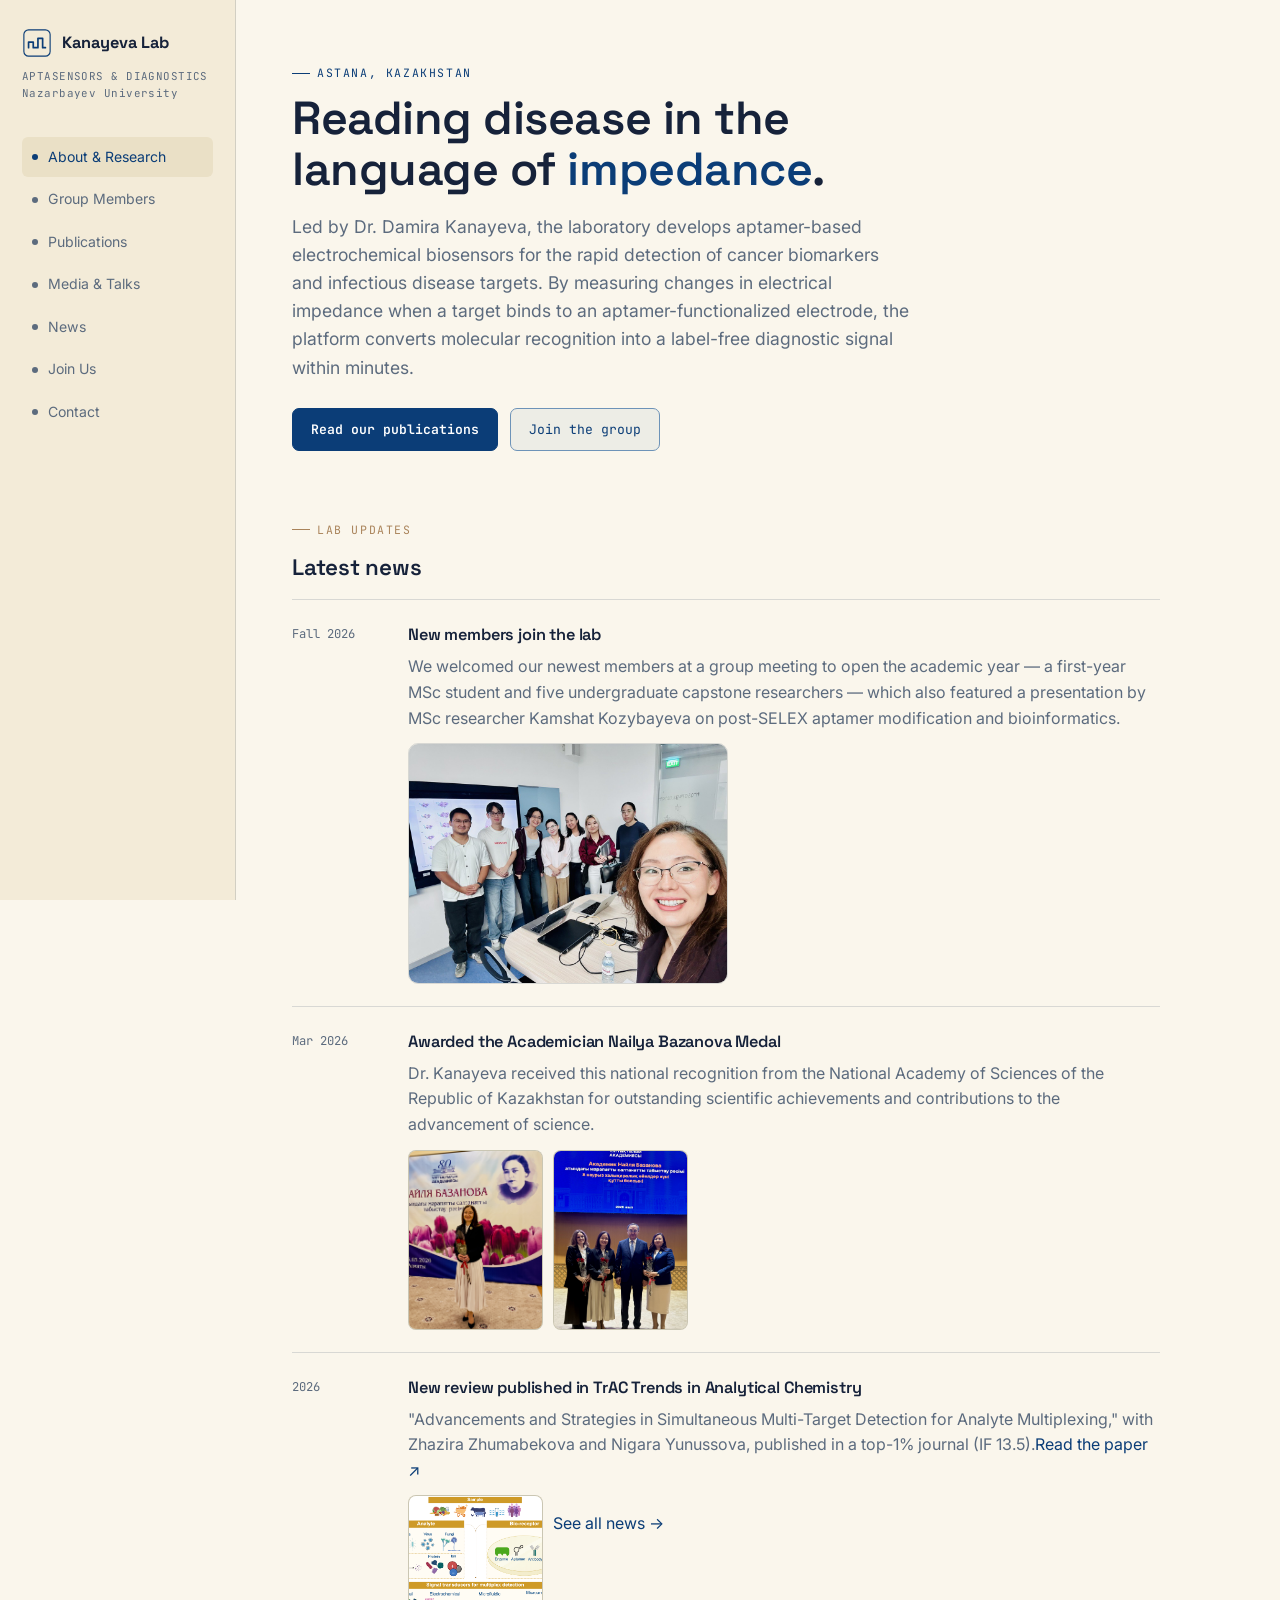
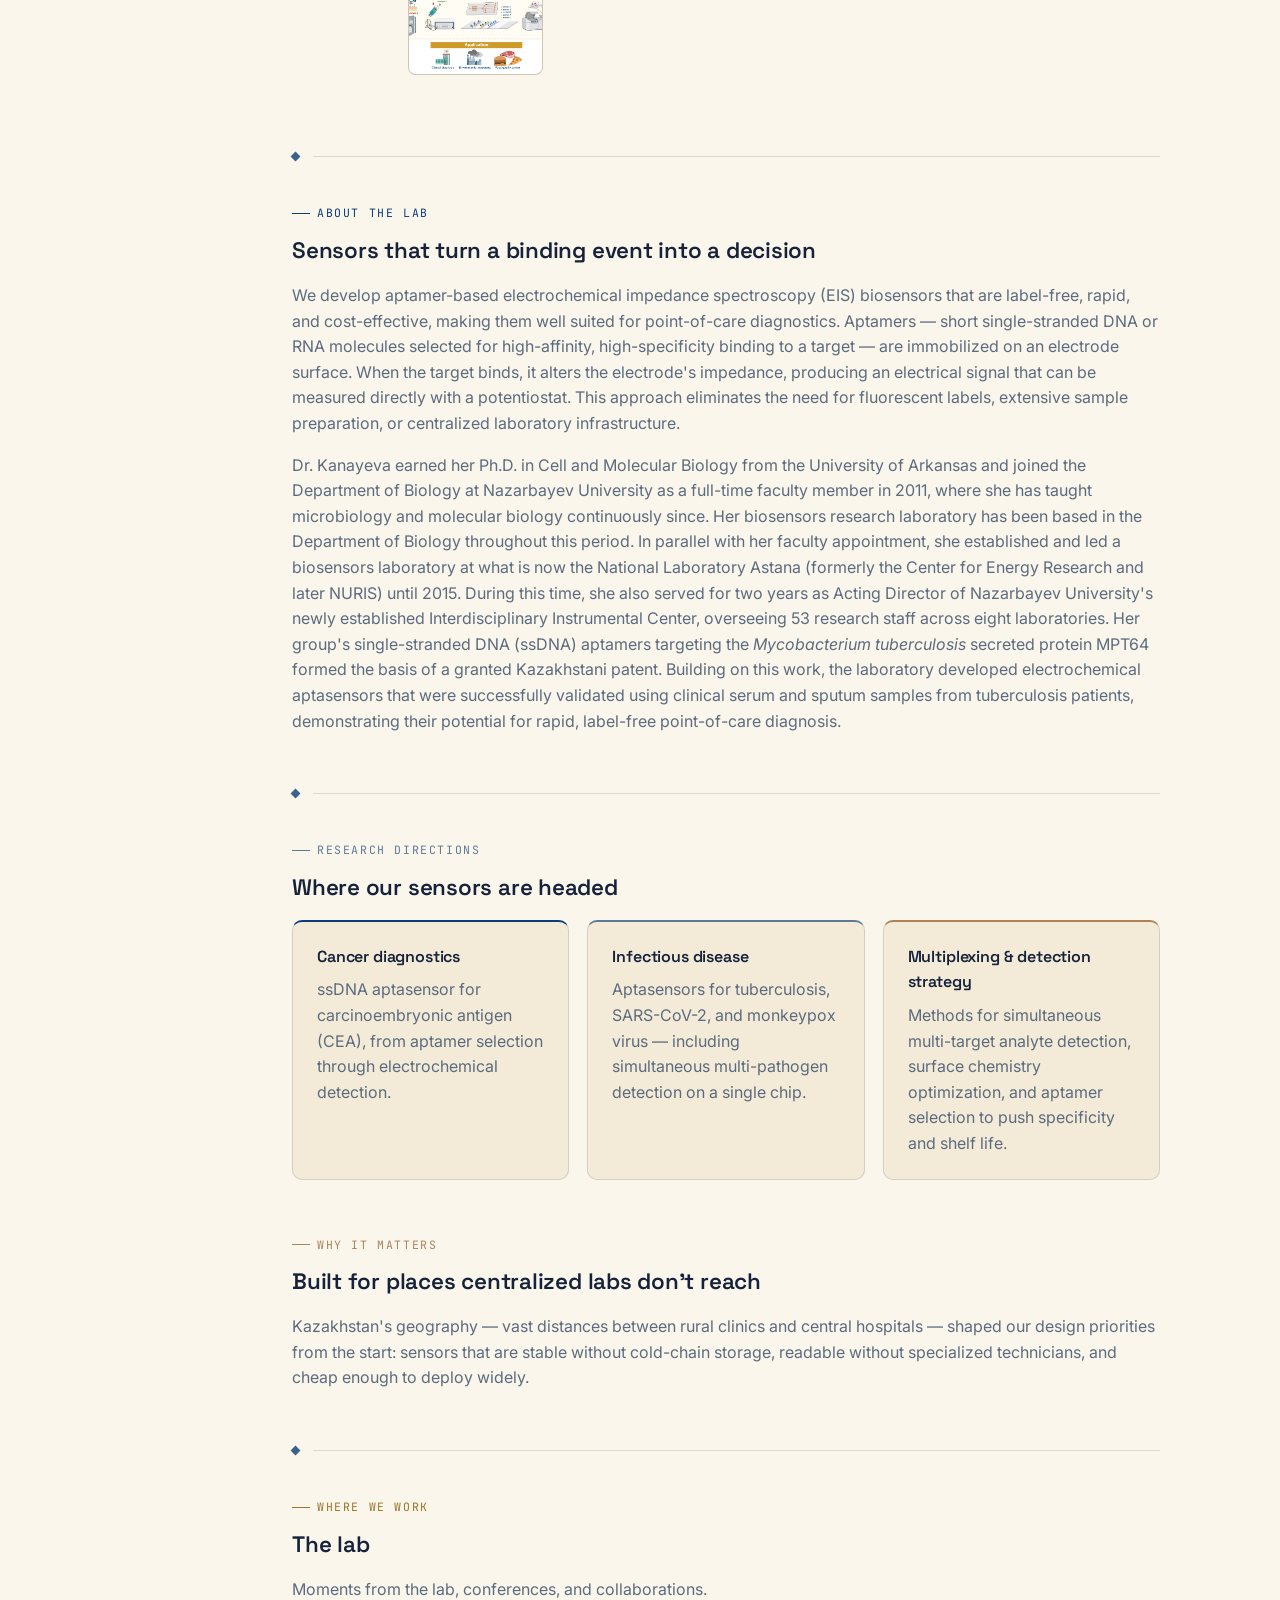
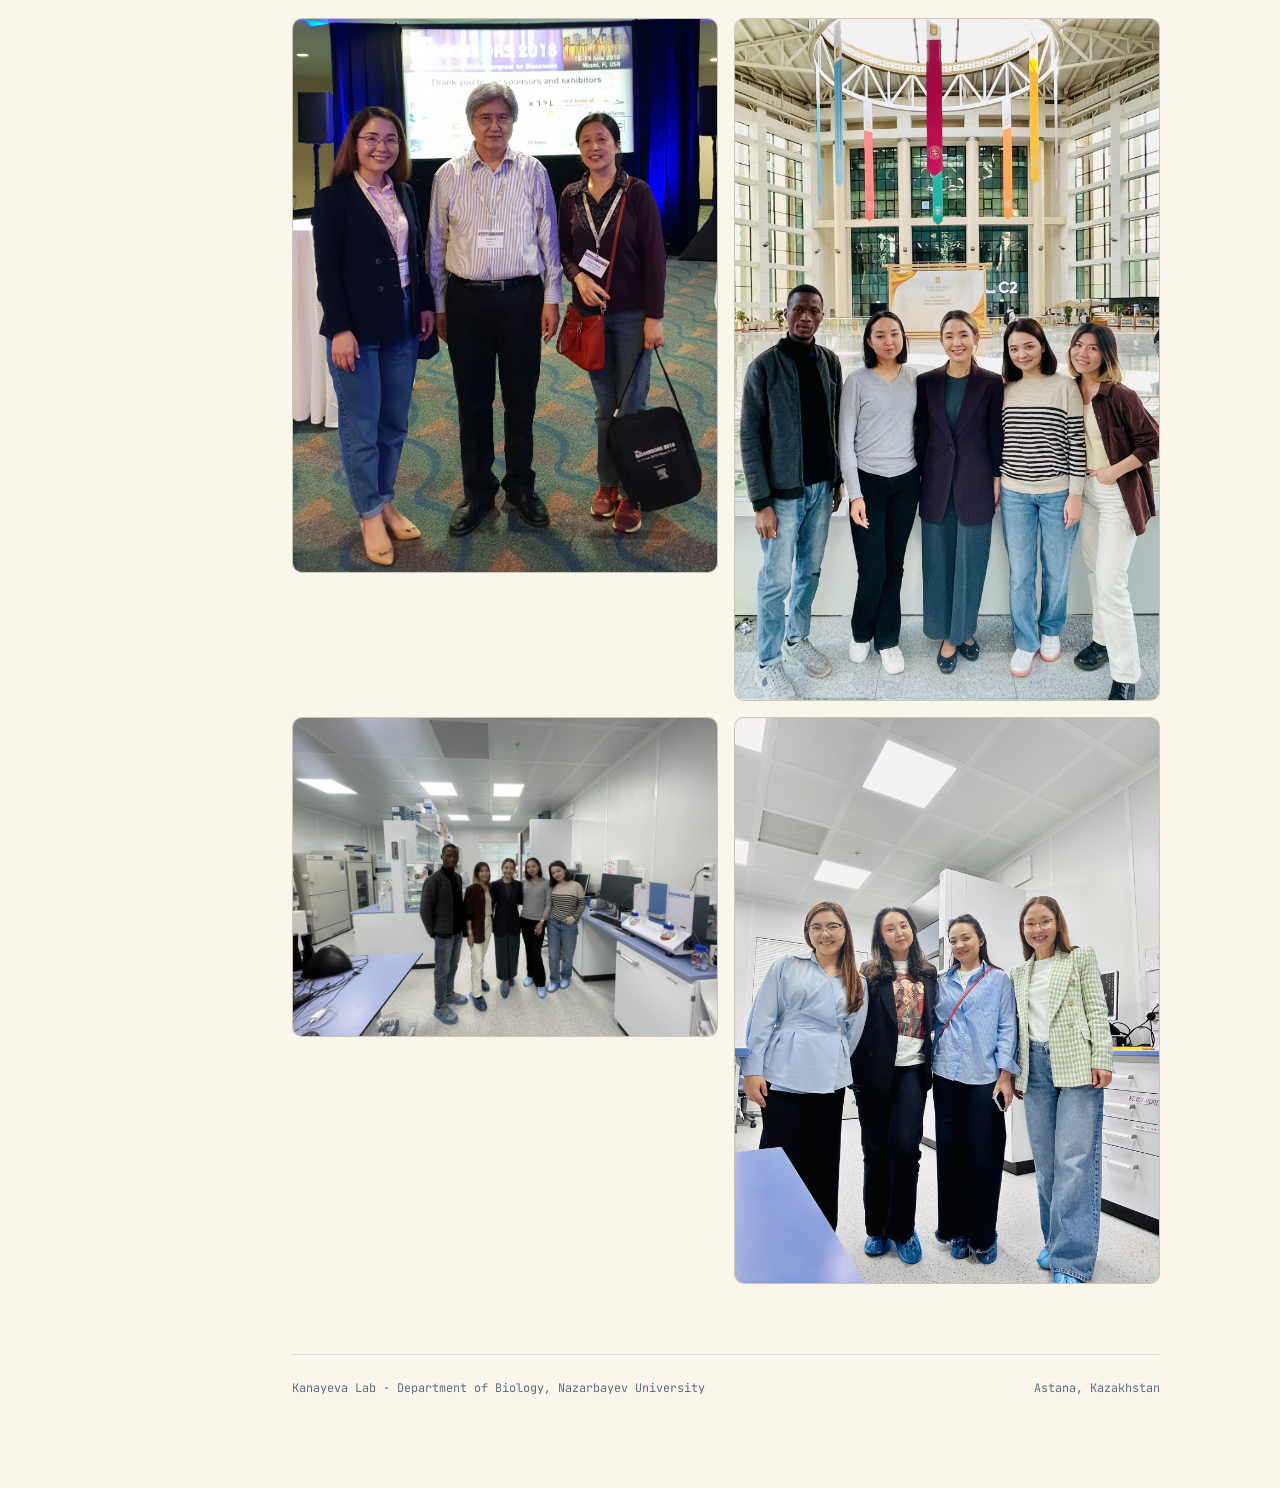
<file: index.html>
<!DOCTYPE html>
<html lang="en">
<head>
<meta charset="UTF-8">
<meta name="viewport" content="width=device-width, initial-scale=1.0">
<title>Kanayeva Lab — Aptasensors &amp; Diagnostics, Nazarbayev University</title>
<link rel="preconnect" href="https://fonts.googleapis.com">
<link rel="preconnect" href="https://fonts.gstatic.com" crossorigin>
<link href="https://fonts.googleapis.com/css2?family=Space+Grotesk:wght@400;500;600;700&family=Inter:wght@400;500;600&family=JetBrains+Mono:wght@400;500&display=swap" rel="stylesheet">
<link rel="icon" type="image/svg+xml" href="favicon.svg">
<link rel="stylesheet" href="styles.css">
</head>
<body>
<div class="shell">

  <button class="nav-toggle" aria-label="Toggle menu">
    <svg viewBox="0 0 24 24" fill="none" stroke="currentColor" stroke-width="1.8"><path d="M3 6h18M3 12h18M3 18h18"/></svg>
  </button>

  <nav class="sidebar">
    <a href="index.html" class="brand">
      <div class="brand-mark">
        <svg viewBox="0 0 32 32" fill="none">
          <rect x="2" y="2" width="28" height="28" rx="5" stroke="#0B3D77" stroke-width="1.2"/>
          <path d="M7 21 L7 15 L12 15 L12 21 L17 21 L17 11 L22 11 L22 21 L25 21" stroke="#0B3D77" stroke-width="1.8" fill="none" stroke-linecap="round" stroke-linejoin="round"/>
        </svg>
        <div>
          <div class="brand-name">Kanayeva Lab</div>
        </div>
      </div>
      <div class="brand-sub">APTASENSORS &amp; DIAGNOSTICS<br>Nazarbayev University</div>
    </a>

    <ul class="nav-list">
      <li><a href="index.html" class="active"><span class="nav-dot"></span>About &amp; Research</a></li>
      <li><a href="team.html"><span class="nav-dot"></span>Group Members</a></li>
      <li><a href="publications.html"><span class="nav-dot"></span>Publications</a></li>
      <li><a href="media.html"><span class="nav-dot"></span>Media &amp; Talks</a></li>
      <li><a href="news.html"><span class="nav-dot"></span>News</a></li>
      <li><a href="join.html"><span class="nav-dot"></span>Join Us</a></li>
      <li><a href="contact.html"><span class="nav-dot"></span>Contact</a></li>
    </ul>
  </nav>

  <main>

    <section class="hero hero-single">
      <div>
        <div class="eyebrow">Astana, Kazakhstan</div>
        <h1>Reading disease in the language of <span style="color:var(--teal)">impedance</span>.</h1>
        <p class="lede">Led by Dr. Damira Kanayeva, the laboratory develops aptamer-based electrochemical biosensors for the rapid detection of cancer biomarkers and infectious disease targets. By measuring changes in electrical impedance when a target binds to an aptamer-functionalized electrode, the platform converts molecular recognition into a label-free diagnostic signal within minutes.</p>
        <div class="hero-actions">
          <a href="publications.html" class="btn primary">Read our publications</a>
          <a href="join.html" class="btn">Join the group</a>
        </div>
      </div>
    </section>

    <section>
      <div class="eyebrow rose">Lab updates</div>
      <h2>Latest news</h2>
      <div class="news-item">
        <div class="news-date mono">Fall 2026</div>
        <div>
          <h3 style="font-size:1.02rem; margin-bottom:6px;">New members join the lab</h3>
          <p style="margin-bottom:0">We welcomed our newest members at a group meeting to open the academic year — a first-year MSc student and five undergraduate capstone researchers — which also featured a presentation by MSc researcher Kamshat Kozybayeva on post-SELEX aptamer modification and bioinformatics.</p>
          <img class="news-photo" src="images/news/group-meeting-2026.jpg" alt="Lab group meeting welcoming new members, Fall 2026" onerror="this.style.display='none'">
        </div>
      </div>
      <div class="news-item">
        <div class="news-date mono">Mar 2026</div>
        <div>
          <h3 style="font-size:1.02rem; margin-bottom:6px;">Awarded the Academician Nailya Bazanova Medal</h3>
          <p style="margin-bottom:0">Dr. Kanayeva received this national recognition from the National Academy of Sciences of the Republic of Kazakhstan for outstanding scientific achievements and contributions to the advancement of science.</p>
          <div class="news-photo-row">
            <img src="images/news/bazanova-medal.jpg" alt="At the Academician Nailya Bazanova Medal ceremony, Almaty, March 2026" onerror="this.style.display='none'">
            <img src="images/news/bazanova-medal-2.jpg" alt="At the Academician Nailya Bazanova Medal ceremony" onerror="this.style.display='none'">
          </div>
        </div>
      </div>
      <div class="news-item">
        <div class="news-date mono">2026</div>
        <div>
          <h3 style="font-size:1.02rem; margin-bottom:6px;">New review published in TrAC Trends in Analytical Chemistry</h3>
          <p style="margin-bottom:0">"Advancements and Strategies in Simultaneous Multi-Target Detection for Analyte Multiplexing," with Zhazira Zhumabekova and Nigara Yunussova, published in a top-1% journal (IF 13.5).<a href="https://doi.org/10.1016/j.trac.2026.118688" style="color:#0B3D77">Read the paper ↗</a></p>
         <div class="news-photo-row">
           <img src="images/news/Graphical abstract.png"
      </div>
      <p style="margin-top:16px"><a href="news.html" style="color:var(--teal)">See all news →</a></p>
    </section>

    <div class="arc-divider">
      <span class="divider-mark"></span>
      <div class="line"></div>
    </div>

    <section>
      <div class="eyebrow">About the lab</div>
      <h2>Sensors that turn a binding event into a decision</h2>
      <p>We develop aptamer-based electrochemical impedance spectroscopy (EIS) biosensors that are label-free, rapid, and cost-effective, making them well suited for point-of-care diagnostics. Aptamers — short single-stranded DNA or RNA molecules selected for high-affinity, high-specificity binding to a target — are immobilized on an electrode surface. When the target binds, it alters the electrode's impedance, producing an electrical signal that can be measured directly with a potentiostat. This approach eliminates the need for fluorescent labels, extensive sample preparation, or centralized laboratory infrastructure.</p>
      <p>Dr. Kanayeva earned her Ph.D. in Cell and Molecular Biology from the University of Arkansas and joined the Department of Biology at Nazarbayev University as a full-time faculty member in 2011, where she has taught microbiology and molecular biology continuously since. Her biosensors research laboratory has been based in the Department of Biology throughout this period. In parallel with her faculty appointment, she established and led a biosensors laboratory at what is now the National Laboratory Astana (formerly the Center for Energy Research and later NURIS) until 2015. During this time, she also served for two years as Acting Director of Nazarbayev University's newly established Interdisciplinary Instrumental Center, overseeing 53 research staff across eight laboratories. Her group's single-stranded DNA (ssDNA) aptamers targeting the <em>Mycobacterium tuberculosis</em> secreted protein MPT64 formed the basis of a granted Kazakhstani patent. Building on this work, the laboratory developed electrochemical aptasensors that were successfully validated using clinical serum and sputum samples from tuberculosis patients, demonstrating their potential for rapid, label-free point-of-care diagnosis.</p>
    </section>

    <div class="arc-divider">
      <span class="divider-mark"></span>
      <div class="line"></div>
    </div>

    <section>
      <div class="eyebrow violet">Research directions</div>
      <h2>Where our sensors are headed</h2>
      <div class="grid-3">
        <div class="panel">
          <h3 style="font-size:1rem">Cancer diagnostics</h3>
          <p style="margin-bottom:0">ssDNA aptasensor for carcinoembryonic antigen (CEA), from aptamer selection through electrochemical detection.</p>
        </div>
        <div class="panel">
          <h3 style="font-size:1rem">Infectious disease</h3>
          <p style="margin-bottom:0">Aptasensors for tuberculosis, SARS-CoV-2, and monkeypox virus — including simultaneous multi-pathogen detection on a single chip.</p>
        </div>
        <div class="panel">
          <h3 style="font-size:1rem">Multiplexing &amp; detection strategy</h3>
          <p style="margin-bottom:0">Methods for simultaneous multi-target analyte detection, surface chemistry optimization, and aptamer selection to push specificity and shelf life.</p>
        </div>
      </div>
    </section>

    <section>
      <div class="eyebrow rose">Why it matters</div>
      <h2>Built for places centralized labs don't reach</h2>
      <p>Kazakhstan's geography — vast distances between rural clinics and central hospitals — shaped our design priorities from the start: sensors that are stable without cold-chain storage, readable without specialized technicians, and cheap enough to deploy widely.</p>
    </section>

    <div class="arc-divider">
      <span class="divider-mark"></span>
      <div class="line"></div>
    </div>

    <section>
      <div class="eyebrow amber">Where we work</div>
      <h2>The lab</h2>
      <p>Moments from the lab, conferences, and collaborations.</p>
      <div class="photo-grid">
        <div class="photo-slot">
          <img src="images/lab/bench.jpg" alt="With Dr. Yanbin Li and Dr. Ronghui Wang at Biosensors 2018, Miami" onerror="this.closest('.photo-slot').style.display='none'">
        </div>
        <div class="photo-slot">
          <img src="images/lab/potentiostat.jpg" alt="Group at Nazarbayev University" onerror="this.closest('.photo-slot').style.display='none'">
        </div>
        <div class="photo-slot">
          <img src="images/lab/team-working.jpg" alt="Group in the lab" onerror="this.closest('.photo-slot').style.display='none'">
        </div>
        <div class="photo-slot">
          <img src="images/lab/equipment.jpg" alt="Group in the lab" onerror="this.closest('.photo-slot').style.display='none'">
        </div>
      </div>
    </section>

    <footer class="page-foot">
      <span>Kanayeva Lab · Department of Biology, Nazarbayev University</span>
      <span>Astana, Kazakhstan</span>
    </footer>
  </main>
</div>
<script src="script.js"></script>
</body>
</html>
</file>
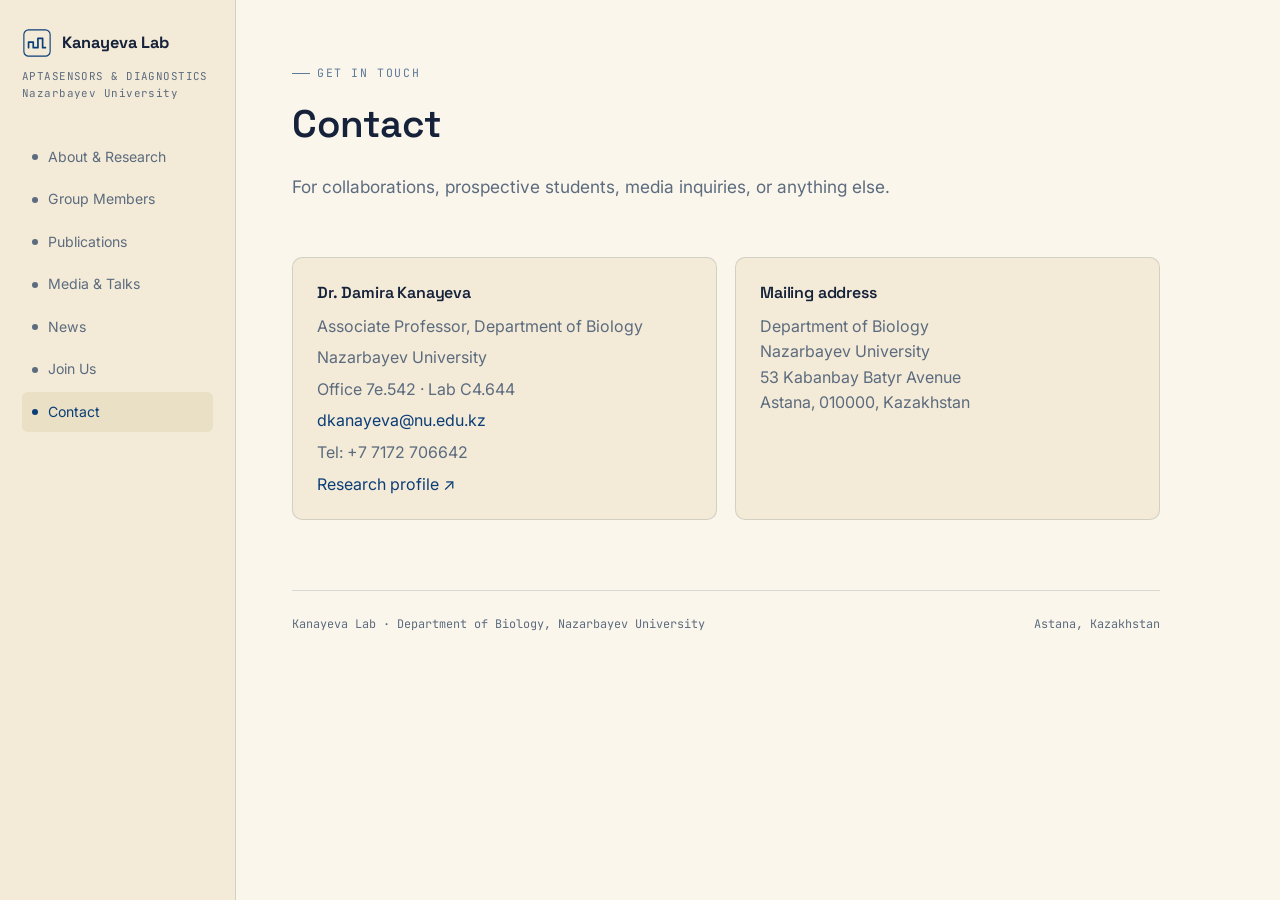
<file: contact.html>
<!DOCTYPE html>
<html lang="en">
<head>
<meta charset="UTF-8">
<meta name="viewport" content="width=device-width, initial-scale=1.0">
<title>Contact — Kanayeva Lab</title>
<link rel="preconnect" href="https://fonts.googleapis.com">
<link rel="preconnect" href="https://fonts.gstatic.com" crossorigin>
<link href="https://fonts.googleapis.com/css2?family=Space+Grotesk:wght@400;500;600;700&family=Inter:wght@400;500;600&family=JetBrains+Mono:wght@400;500&display=swap" rel="stylesheet">
<link rel="icon" type="image/svg+xml" href="favicon.svg">
<link rel="stylesheet" href="styles.css">
</head>
<body>
<div class="shell">

  <button class="nav-toggle" aria-label="Toggle menu">
    <svg viewBox="0 0 24 24" fill="none" stroke="currentColor" stroke-width="1.8"><path d="M3 6h18M3 12h18M3 18h18"/></svg>
  </button>

  <nav class="sidebar">
    <a href="index.html" class="brand">
      <div class="brand-mark">
        <svg viewBox="0 0 32 32" fill="none">
          <rect x="2" y="2" width="28" height="28" rx="5" stroke="#0B3D77" stroke-width="1.2"/>
          <path d="M7 21 L7 15 L12 15 L12 21 L17 21 L17 11 L22 11 L22 21 L25 21" stroke="#0B3D77" stroke-width="1.8" fill="none" stroke-linecap="round" stroke-linejoin="round"/>
        </svg>
        <div><div class="brand-name">Kanayeva Lab</div></div>
      </div>
      <div class="brand-sub">APTASENSORS &amp; DIAGNOSTICS<br>Nazarbayev University</div>
    </a>
    <ul class="nav-list">
      <li><a href="index.html"><span class="nav-dot"></span>About &amp; Research</a></li>
      <li><a href="team.html"><span class="nav-dot"></span>Group Members</a></li>
      <li><a href="publications.html"><span class="nav-dot"></span>Publications</a></li>
      <li><a href="media.html"><span class="nav-dot"></span>Media &amp; Talks</a></li>
      <li><a href="news.html"><span class="nav-dot"></span>News</a></li>
      <li><a href="join.html"><span class="nav-dot"></span>Join Us</a></li>
      <li><a href="contact.html" class="active"><span class="nav-dot"></span>Contact</a></li>
    </ul>
  </nav>

  <main>
    <div class="page-head">
      <div class="eyebrow violet">Get in touch</div>
      <h1>Contact</h1>
      <p class="lede">For collaborations, prospective students, media inquiries, or anything else.</p>
    </div>

    <section>
      <div class="grid-2">
        <div class="panel">
          <h3 style="font-size:1rem">Dr. Damira Kanayeva</h3>
          <p style="margin-bottom:6px">Associate Professor, Department of Biology</p>
          <p style="margin-bottom:6px">Nazarbayev University</p>
          <p style="margin-bottom:6px">Office 7e.542 · Lab C4.644</p>
          <p style="margin-bottom:6px"><a href="mailto:dkanayeva@nu.edu.kz" style="color:#0B3D77">dkanayeva@nu.edu.kz</a></p>
          <p style="margin-bottom:6px">Tel: +7 7172 706642</p>
          <a href="https://research.nu.edu.kz/en/persons/damira-kanayeva/" style="color:#0B3D77">Research profile ↗</a>
        </div>
        <div class="panel">
          <h3 style="font-size:1rem">Mailing address</h3>
          <p style="margin-bottom:0">Department of Biology<br>Nazarbayev University<br>53 Kabanbay Batyr Avenue<br>Astana, 010000, Kazakhstan</p>
        </div>
      </div>
    </section>

    <footer class="page-foot">
      <span>Kanayeva Lab · Department of Biology, Nazarbayev University</span>
      <span>Astana, Kazakhstan</span>
    </footer>
  </main>
</div>
<script src="script.js"></script>
</body>
</html>
</file>
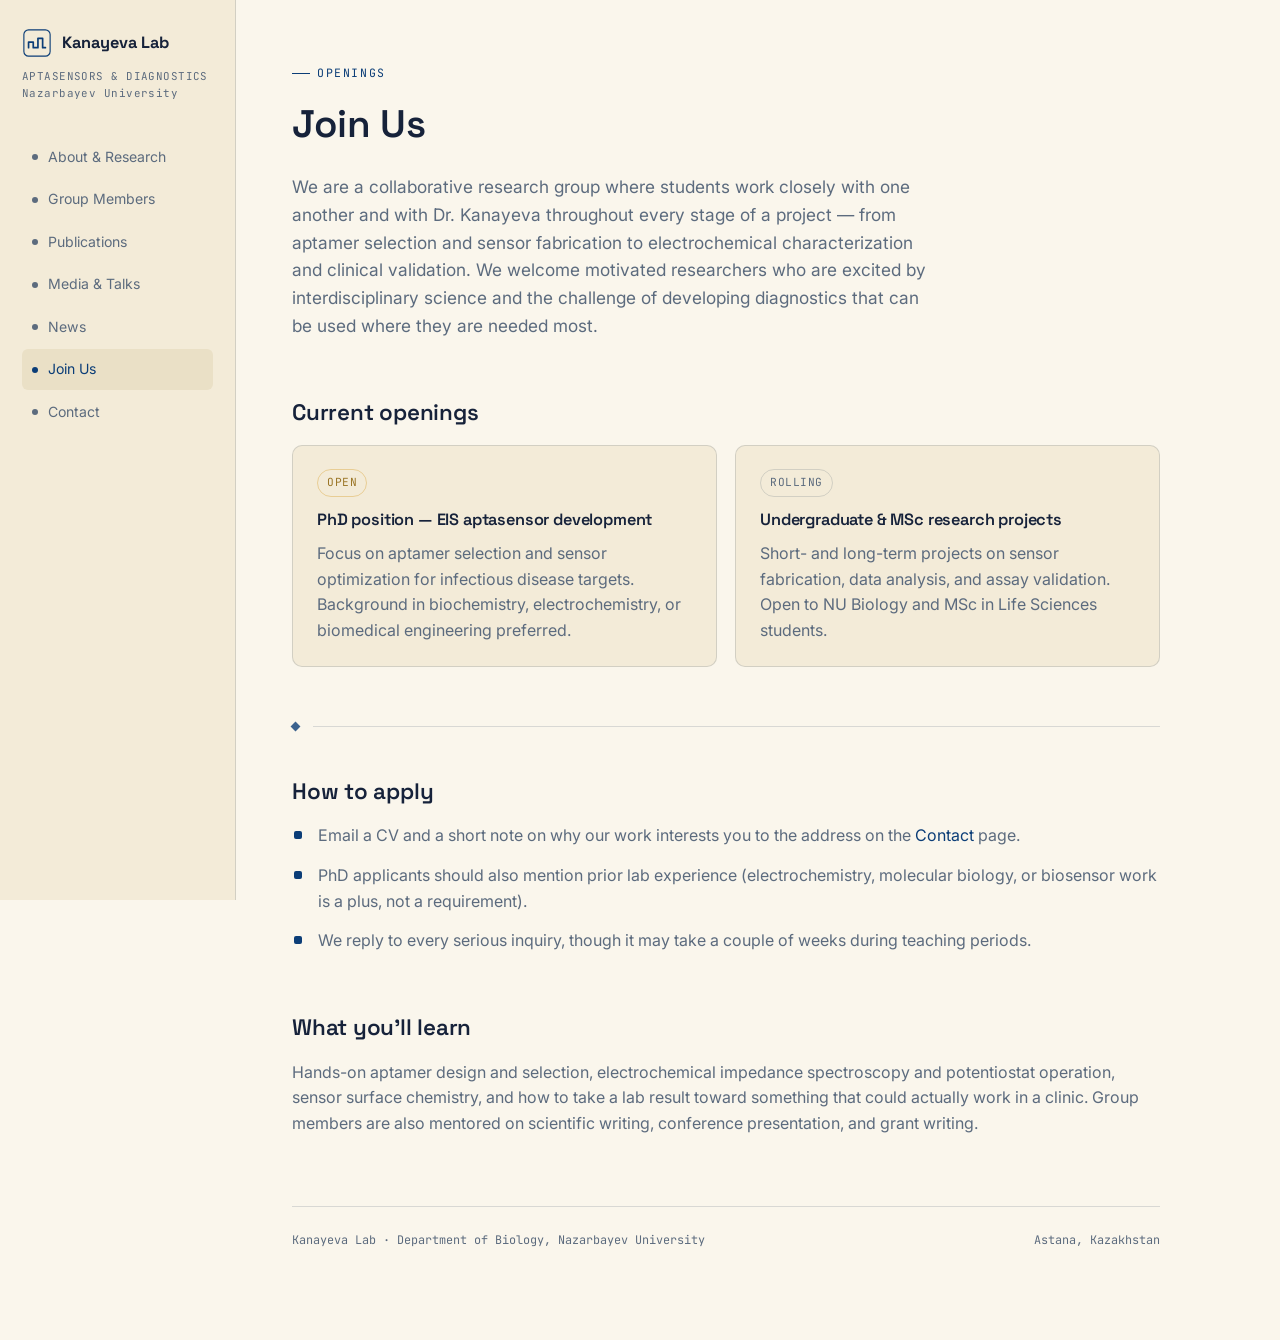
<file: join.html>
<!DOCTYPE html>
<html lang="en">
<head>
<meta charset="UTF-8">
<meta name="viewport" content="width=device-width, initial-scale=1.0">
<title>Join Us — Kanayeva Lab</title>
<link rel="preconnect" href="https://fonts.googleapis.com">
<link rel="preconnect" href="https://fonts.gstatic.com" crossorigin>
<link href="https://fonts.googleapis.com/css2?family=Space+Grotesk:wght@400;500;600;700&family=Inter:wght@400;500;600&family=JetBrains+Mono:wght@400;500&display=swap" rel="stylesheet">
<link rel="icon" type="image/svg+xml" href="favicon.svg">
<link rel="stylesheet" href="styles.css">
</head>
<body>
<div class="shell">

  <button class="nav-toggle" aria-label="Toggle menu">
    <svg viewBox="0 0 24 24" fill="none" stroke="currentColor" stroke-width="1.8"><path d="M3 6h18M3 12h18M3 18h18"/></svg>
  </button>

  <nav class="sidebar">
    <a href="index.html" class="brand">
      <div class="brand-mark">
        <svg viewBox="0 0 32 32" fill="none">
          <rect x="2" y="2" width="28" height="28" rx="5" stroke="#0B3D77" stroke-width="1.2"/>
          <path d="M7 21 L7 15 L12 15 L12 21 L17 21 L17 11 L22 11 L22 21 L25 21" stroke="#0B3D77" stroke-width="1.8" fill="none" stroke-linecap="round" stroke-linejoin="round"/>
        </svg>
        <div><div class="brand-name">Kanayeva Lab</div></div>
      </div>
      <div class="brand-sub">APTASENSORS &amp; DIAGNOSTICS<br>Nazarbayev University</div>
    </a>
    <ul class="nav-list">
      <li><a href="index.html"><span class="nav-dot"></span>About &amp; Research</a></li>
      <li><a href="team.html"><span class="nav-dot"></span>Group Members</a></li>
      <li><a href="publications.html"><span class="nav-dot"></span>Publications</a></li>
      <li><a href="media.html"><span class="nav-dot"></span>Media &amp; Talks</a></li>
      <li><a href="news.html"><span class="nav-dot"></span>News</a></li>
      <li><a href="join.html" class="active"><span class="nav-dot"></span>Join Us</a></li>
      <li><a href="contact.html"><span class="nav-dot"></span>Contact</a></li>
    </ul>
  </nav>

  <main>
    <div class="page-head">
      <div class="eyebrow">Openings</div>
      <h1>Join Us</h1>
      <p class="lede">We are a collaborative research group where students work closely with one another and with Dr. Kanayeva throughout every stage of a project — from aptamer selection and sensor fabrication to electrochemical characterization and clinical validation. We welcome motivated researchers who are excited by interdisciplinary science and the challenge of developing diagnostics that can be used where they are needed most.</p>
    </div>

    <section>
      <h2>Current openings</h2>
      <div class="grid-2">
        <div class="panel">
          <span class="chip on" style="margin-bottom:10px;">Open</span>
          <h3 style="font-size:1.02rem">PhD position — EIS aptasensor development</h3>
          <p style="margin-bottom:0">Focus on aptamer selection and sensor optimization for infectious disease targets. Background in biochemistry, electrochemistry, or biomedical engineering preferred.</p>
        </div>
        <div class="panel">
          <span class="chip" style="margin-bottom:10px;">Rolling</span>
          <h3 style="font-size:1.02rem">Undergraduate &amp; MSc research projects</h3>
          <p style="margin-bottom:0">Short- and long-term projects on sensor fabrication, data analysis, and assay validation. Open to NU Biology and MSc in Life Sciences students.</p>
        </div>
      </div>
    </section>

    <div class="arc-divider">
      <span class="divider-mark"></span>
      <div class="line"></div>
    </div>

    <section>
      <h2>How to apply</h2>
      <ul class="arc-list">
        <li>Email a CV and a short note on why our work interests you to the address on the <a href="contact.html" style="color:#0B3D77">Contact</a> page.</li>
        <li>PhD applicants should also mention prior lab experience (electrochemistry, molecular biology, or biosensor work is a plus, not a requirement).</li>
        <li>We reply to every serious inquiry, though it may take a couple of weeks during teaching periods.</li>
      </ul>
    </section>

    <section>
      <h2>What you'll learn</h2>
      <p>Hands-on aptamer design and selection, electrochemical impedance spectroscopy and potentiostat operation, sensor surface chemistry, and how to take a lab result toward something that could actually work in a clinic. Group members are also mentored on scientific writing, conference presentation, and grant writing.</p>
    </section>

    <footer class="page-foot">
      <span>Kanayeva Lab · Department of Biology, Nazarbayev University</span>
      <span>Astana, Kazakhstan</span>
    </footer>
  </main>
</div>
<script src="script.js"></script>
</body>
</html>
</file>
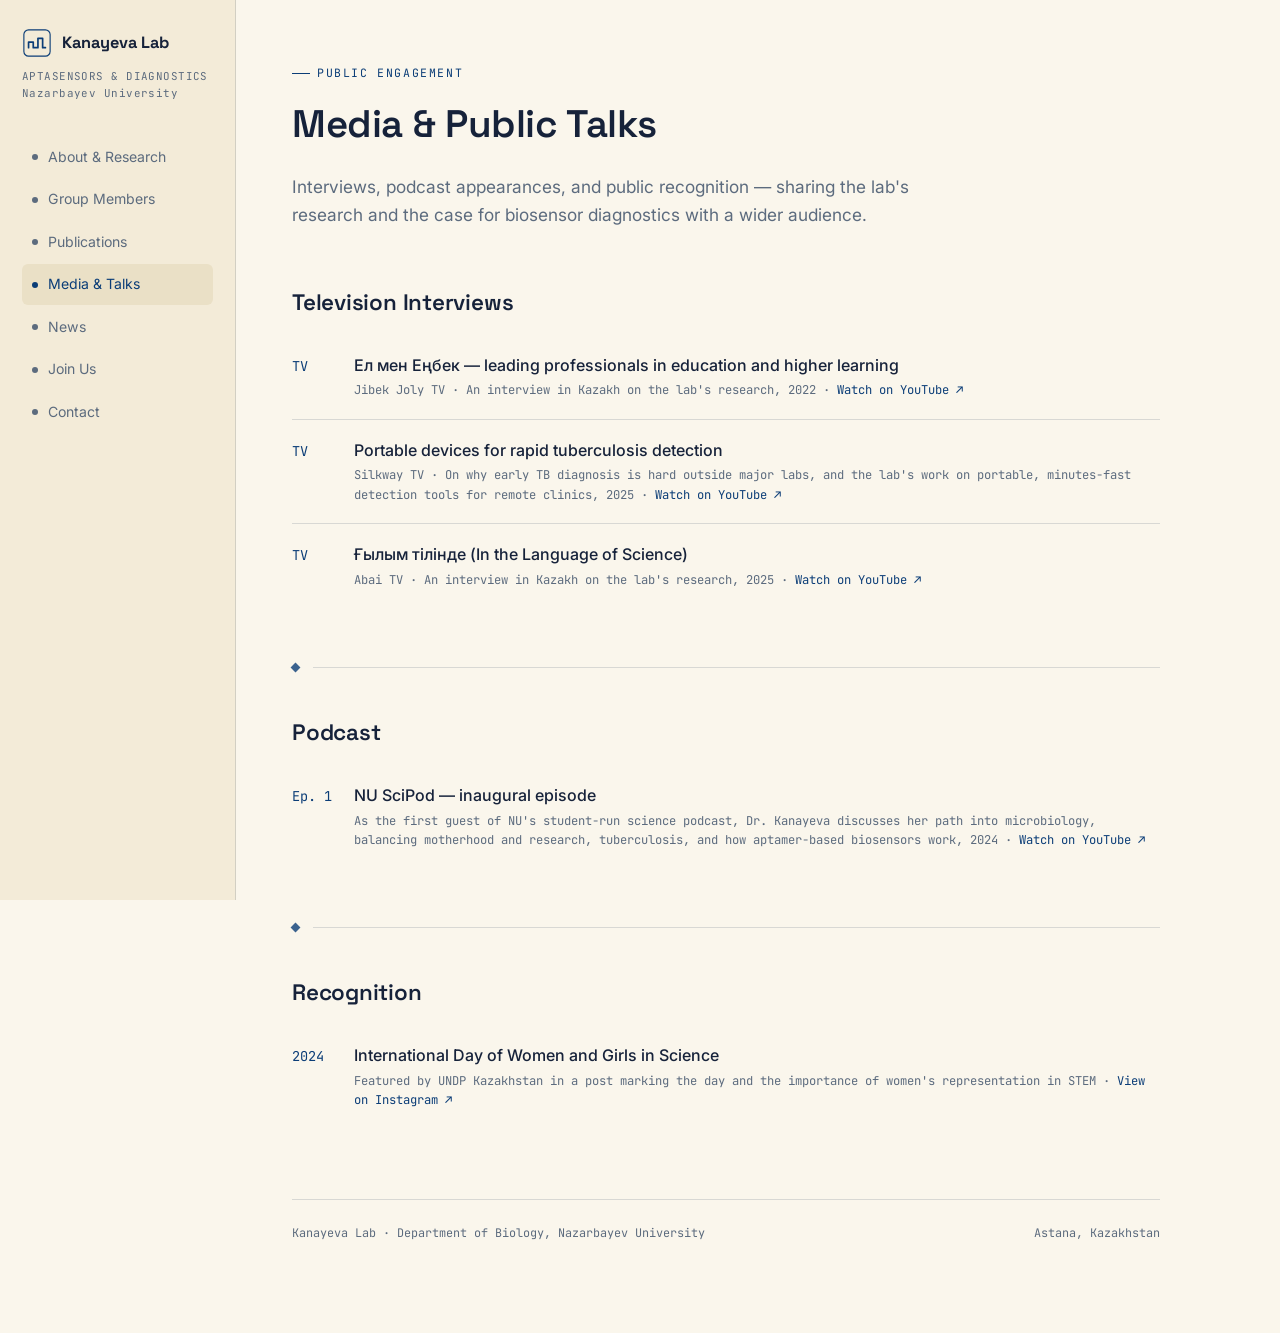
<file: media.html>
<!DOCTYPE html>
<html lang="en">
<head>
<meta charset="UTF-8">
<meta name="viewport" content="width=device-width, initial-scale=1.0">
<title>Media &amp; Public Talks — Kanayeva Lab</title>
<link rel="preconnect" href="https://fonts.googleapis.com">
<link rel="preconnect" href="https://fonts.gstatic.com" crossorigin>
<link href="https://fonts.googleapis.com/css2?family=Space+Grotesk:wght@400;500;600;700&family=Inter:wght@400;500;600&family=JetBrains+Mono:wght@400;500&display=swap" rel="stylesheet">
<link rel="icon" type="image/svg+xml" href="favicon.svg">
<link rel="stylesheet" href="styles.css">
</head>
<body>
<div class="shell">

  <button class="nav-toggle" aria-label="Toggle menu">
    <svg viewBox="0 0 24 24" fill="none" stroke="currentColor" stroke-width="1.8"><path d="M3 6h18M3 12h18M3 18h18"/></svg>
  </button>

  <nav class="sidebar">
    <a href="index.html" class="brand">
      <div class="brand-mark">
        <svg viewBox="0 0 32 32" fill="none">
          <rect x="2" y="2" width="28" height="28" rx="5" stroke="#0B3D77" stroke-width="1.2"/>
          <path d="M7 21 L7 15 L12 15 L12 21 L17 21 L17 11 L22 11 L22 21 L25 21" stroke="#0B3D77" stroke-width="1.8" fill="none" stroke-linecap="round" stroke-linejoin="round"/>
        </svg>
        <div><div class="brand-name">Kanayeva Lab</div></div>
      </div>
      <div class="brand-sub">APTASENSORS &amp; DIAGNOSTICS<br>Nazarbayev University</div>
    </a>
    <ul class="nav-list">
      <li><a href="index.html"><span class="nav-dot"></span>About &amp; Research</a></li>
      <li><a href="team.html"><span class="nav-dot"></span>Group Members</a></li>
      <li><a href="publications.html"><span class="nav-dot"></span>Publications</a></li>
      <li><a href="media.html" class="active"><span class="nav-dot"></span>Media &amp; Talks</a></li>
      <li><a href="news.html"><span class="nav-dot"></span>News</a></li>
      <li><a href="join.html"><span class="nav-dot"></span>Join Us</a></li>
      <li><a href="contact.html"><span class="nav-dot"></span>Contact</a></li>
    </ul>
  </nav>

  <main>
    <div class="page-head">
      <div class="eyebrow">Public engagement</div>
      <h1>Media &amp; Public Talks</h1>
      <p class="lede">Interviews, podcast appearances, and public recognition — sharing the lab's research and the case for biosensor diagnostics with a wider audience.</p>
    </div>

    <section>
      <h2>Television Interviews</h2>
      <div class="pub">
        <div class="pub-year mono">TV</div>
        <div class="pub-body">
          <div class="pub-title">Ел мен Еңбек — leading professionals in education and higher learning</div>
          <div class="pub-meta">Jibek Joly TV · An interview in Kazakh on the lab's research, 2022 · <a href="https://www.youtube.com/watch?v=A4fn4lltp1k" style="color:#0B3D77">Watch on YouTube ↗</a></div>
        </div>
      </div>
      <div class="pub">
        <div class="pub-year mono">TV</div>
        <div class="pub-body">
          <div class="pub-title">Portable devices for rapid tuberculosis detection</div>
          <div class="pub-meta">Silkway TV · On why early TB diagnosis is hard outside major labs, and the lab's work on portable, minutes-fast detection tools for remote clinics, 2025 · <a href="https://www.youtube.com/watch?v=LjtPj4fo-Yc" style="color:#0B3D77">Watch on YouTube ↗</a></div>
        </div>
      </div>
      <div class="pub">
        <div class="pub-year mono">TV</div>
        <div class="pub-body">
          <div class="pub-title">Ғылым тілінде (In the Language of Science)</div>
          <div class="pub-meta">Abai TV · An interview in Kazakh on the lab's research, 2025 · <a href="https://www.youtube.com/watch?v=4YH0Q0rXonY" style="color:#0B3D77">Watch on YouTube ↗</a></div>
        </div>
      </div>
    </section>

    <div class="arc-divider">
      <span class="divider-mark"></span>
      <div class="line"></div>
    </div>

    <section>
      <h2>Podcast</h2>
      <div class="pub">
        <div class="pub-year mono">Ep. 1</div>
        <div class="pub-body">
          <div class="pub-title">NU SciPod — inaugural episode</div>
          <div class="pub-meta">As the first guest of NU's student-run science podcast, Dr. Kanayeva discusses her path into microbiology, balancing motherhood and research, tuberculosis, and how aptamer-based biosensors work, 2024 · <a href="https://www.youtube.com/watch?v=u3Ph-itw1yA" style="color:#0B3D77">Watch on YouTube ↗</a></div>
        </div>
      </div>
    </section>

    <div class="arc-divider">
      <span class="divider-mark"></span>
      <div class="line"></div>
    </div>

    <section>
      <h2>Recognition</h2>
      <div class="pub">
        <div class="pub-year mono">2024</div>
        <div class="pub-body">
          <div class="pub-title">International Day of Women and Girls in Science</div>
          <div class="pub-meta">Featured by UNDP Kazakhstan in a post marking the day and the importance of women's representation in STEM · <a href="https://www.instagram.com/p/C3Hu_O_MRDK/" style="color:#0B3D77">View on Instagram ↗</a></div>
        </div>
      </div>
    </section>

    <footer class="page-foot">
      <span>Kanayeva Lab · Department of Biology, Nazarbayev University</span>
      <span>Astana, Kazakhstan</span>
    </footer>
  </main>
</div>
<script src="script.js"></script>
</body>
</html>
</file>
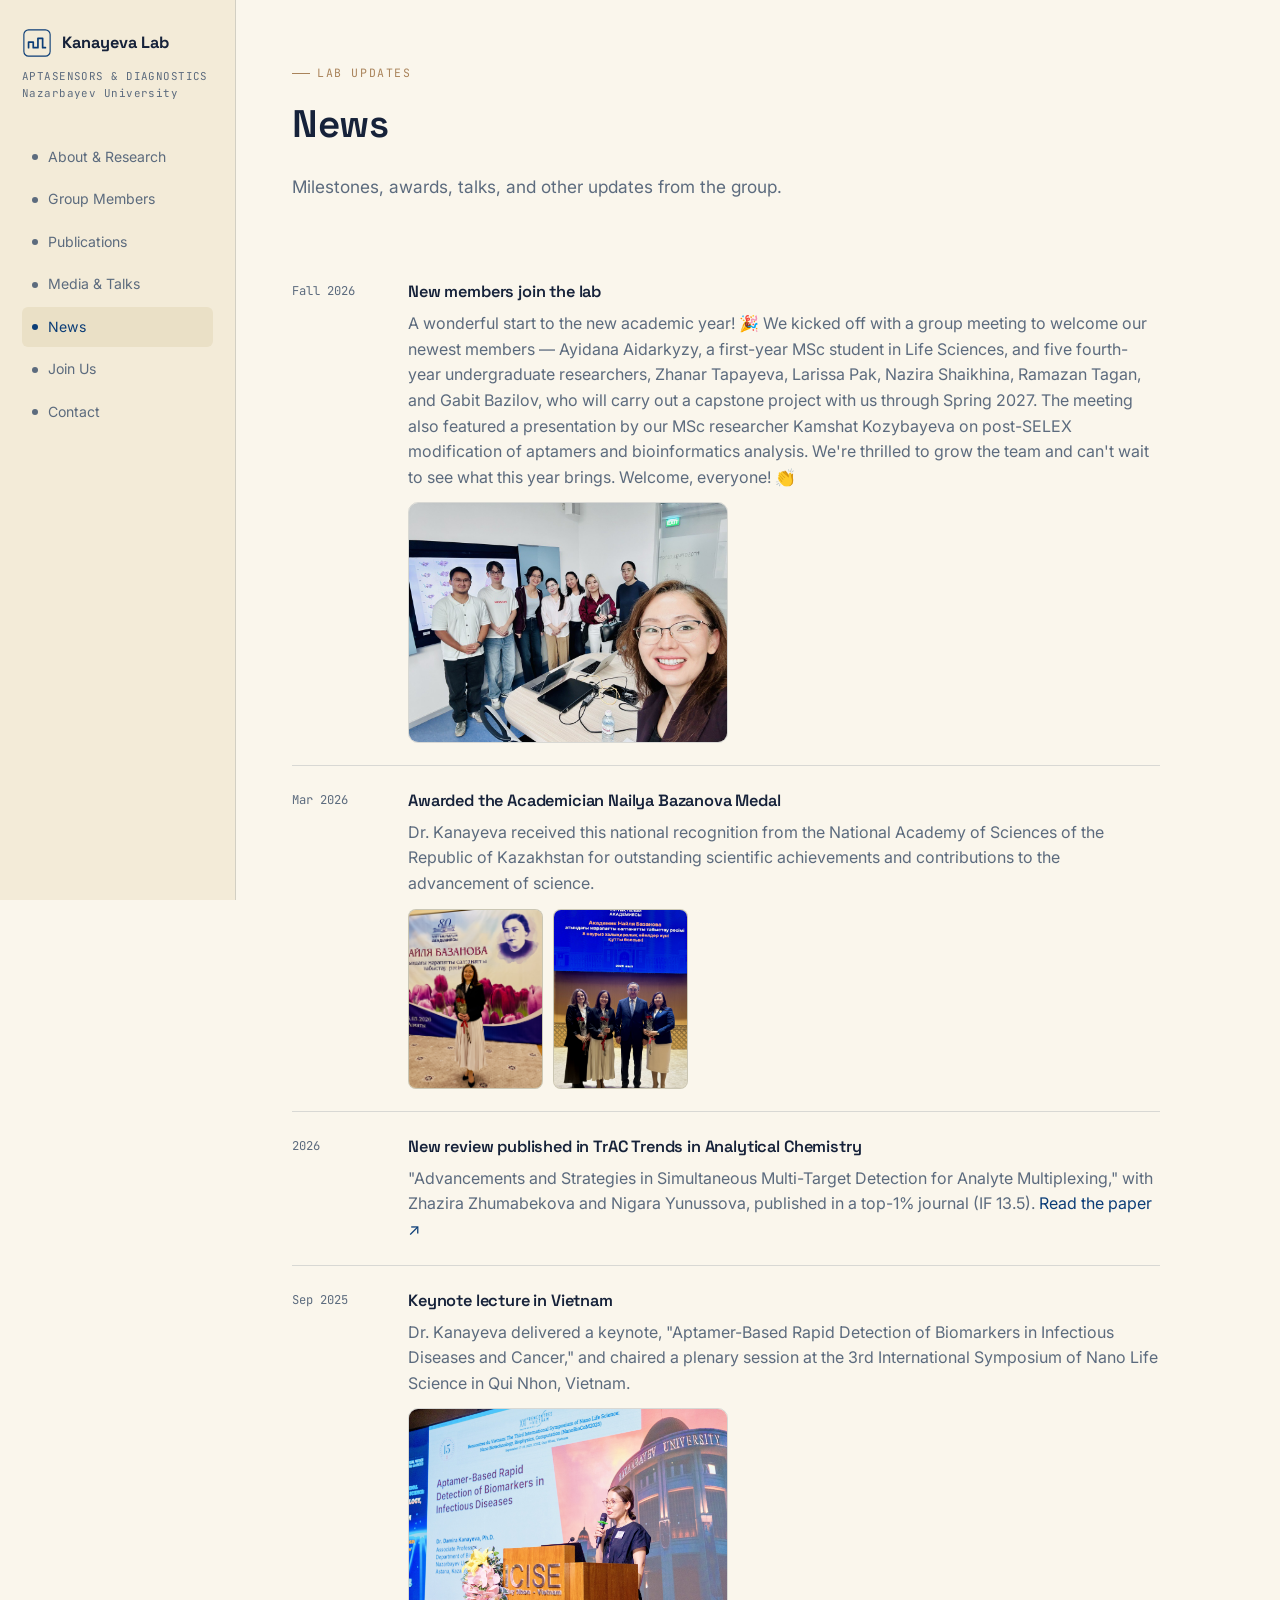
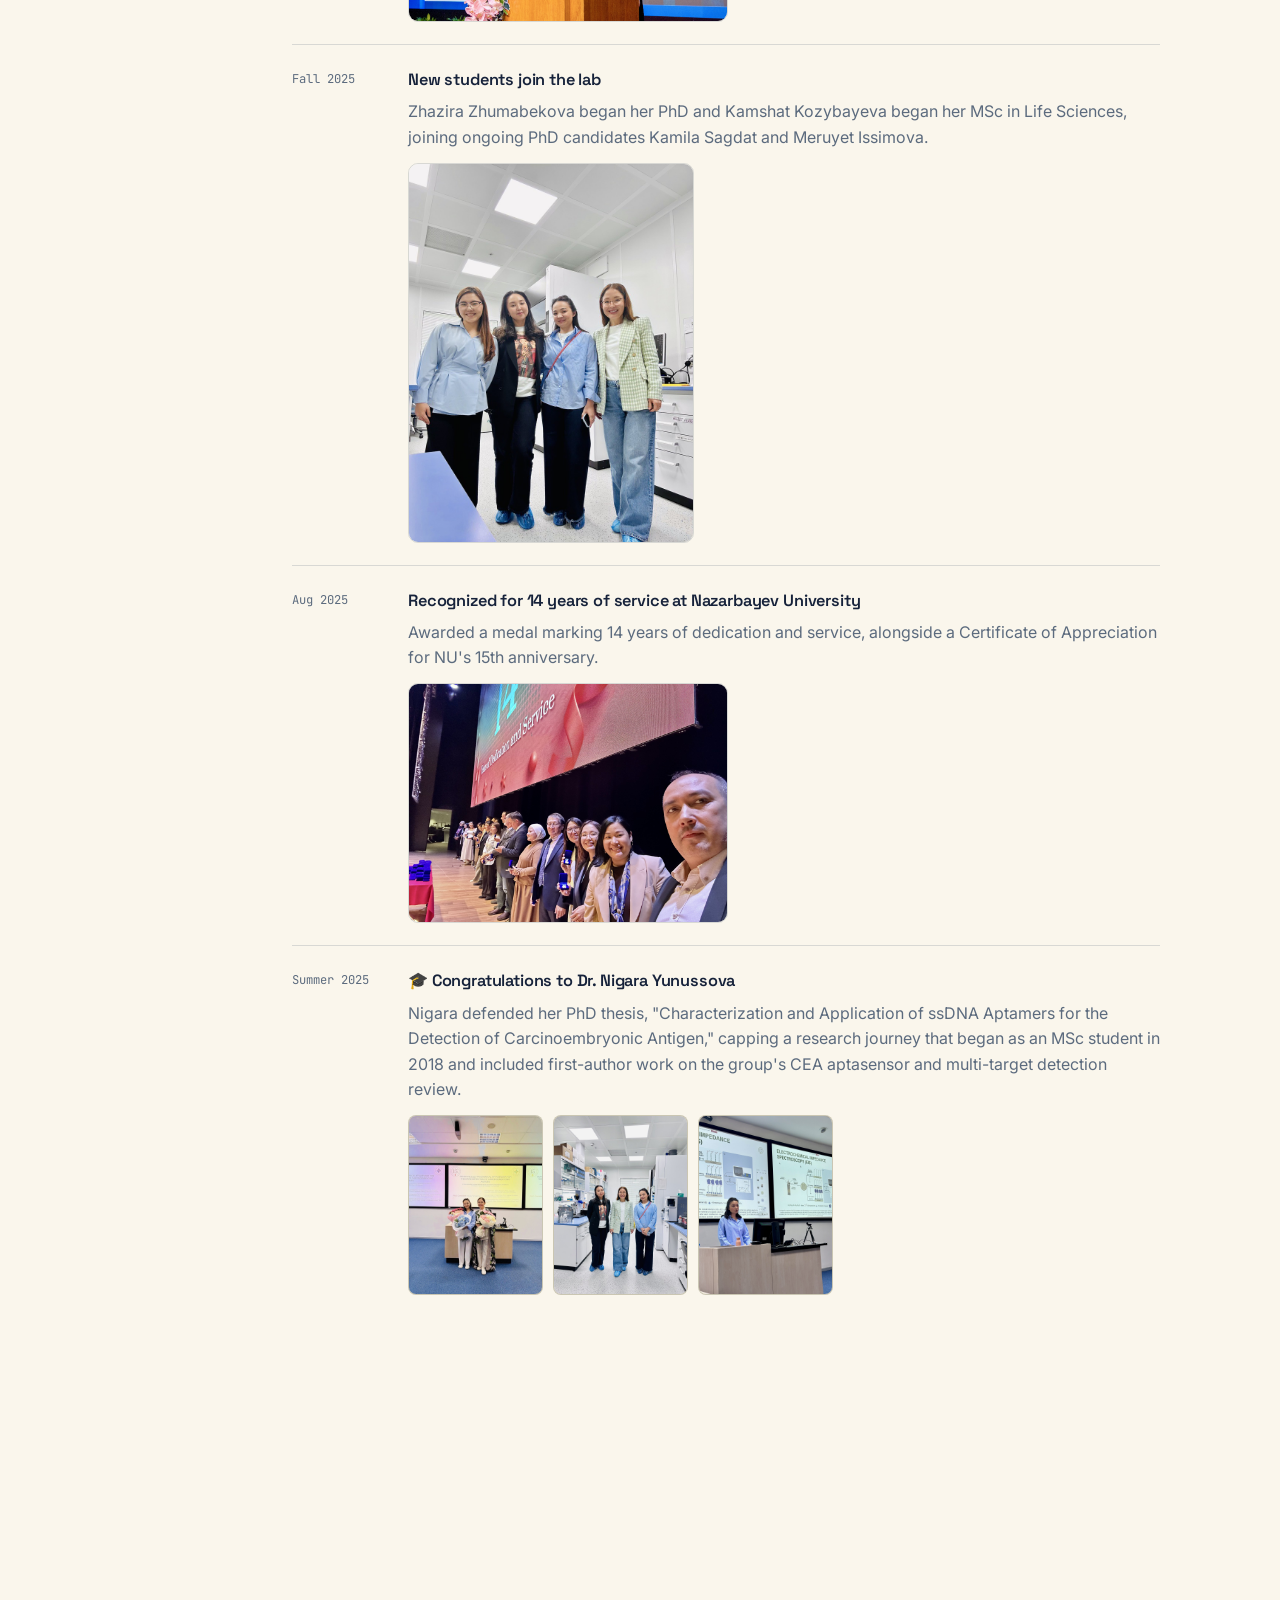
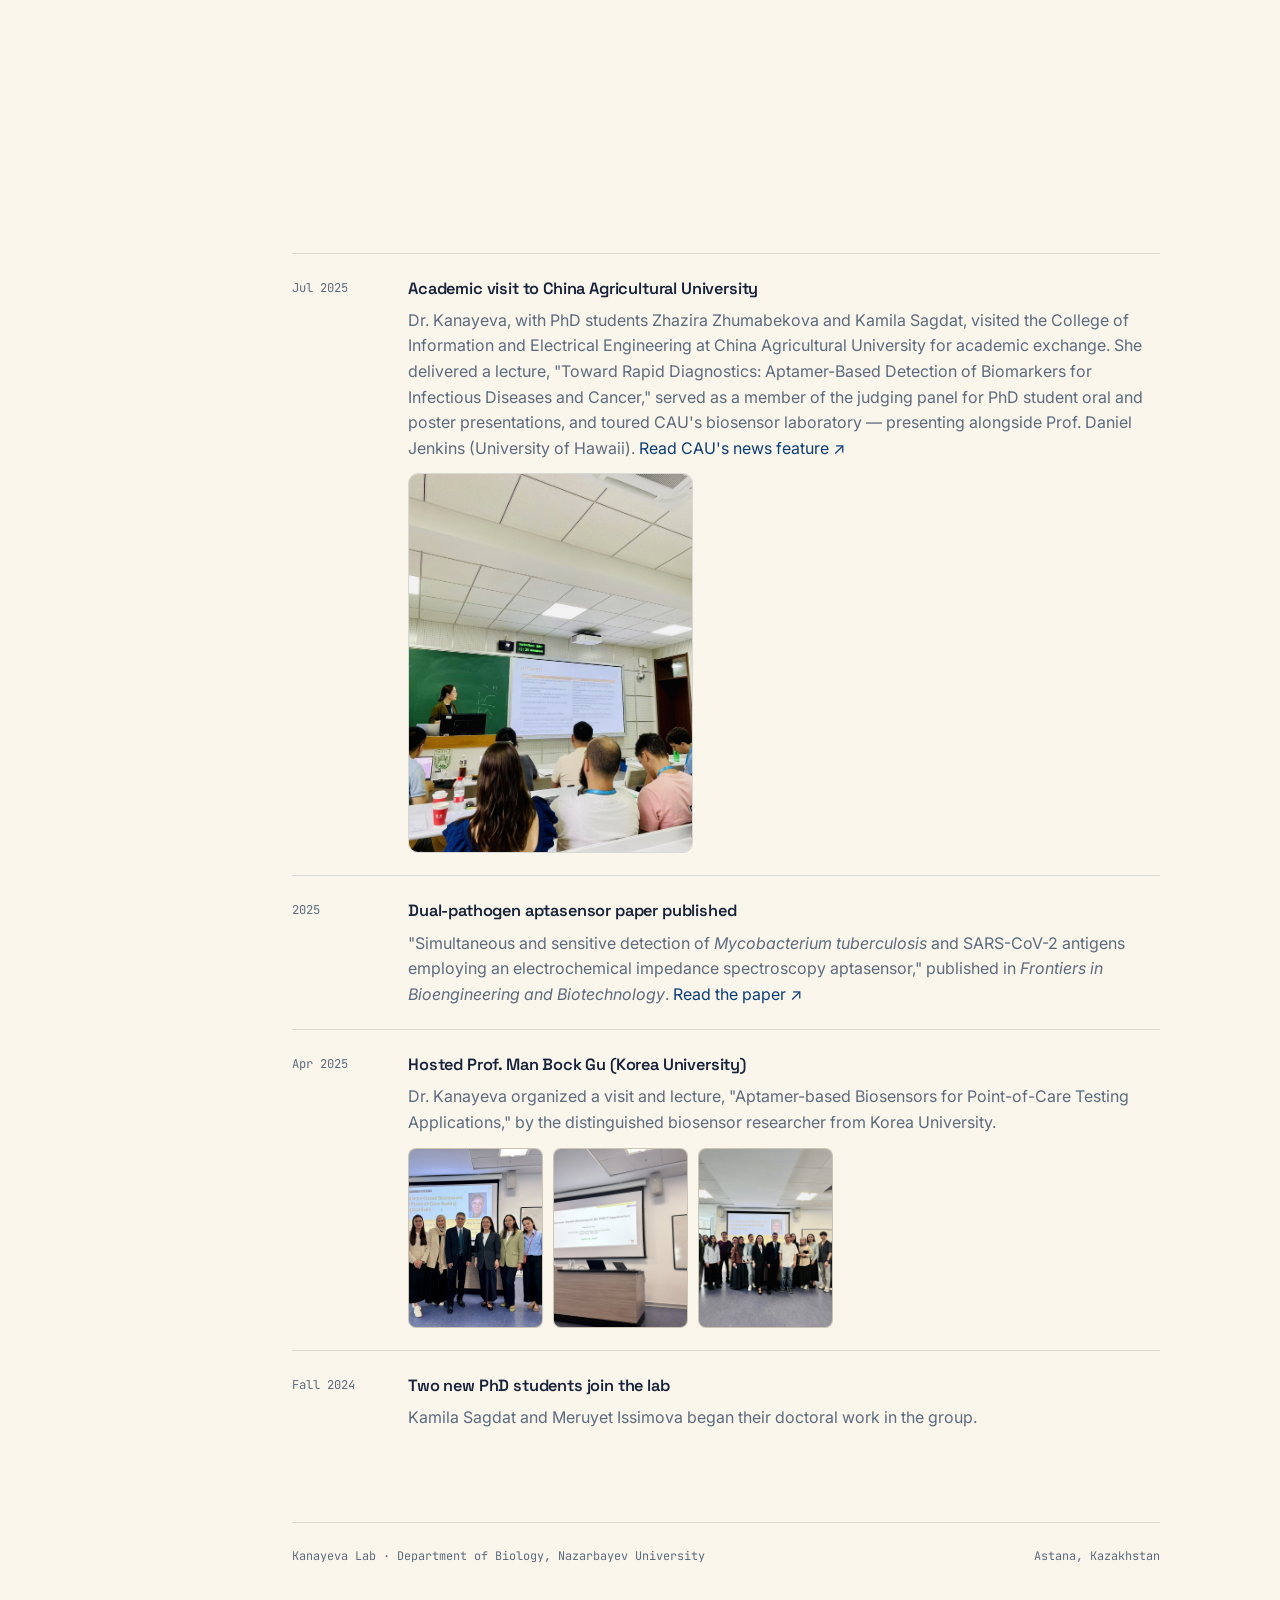
<file: news.html>
<!DOCTYPE html>
<html lang="en">
<head>
<meta charset="UTF-8">
<meta name="viewport" content="width=device-width, initial-scale=1.0">
<title>News — Kanayeva Lab</title>
<link rel="preconnect" href="https://fonts.googleapis.com">
<link rel="preconnect" href="https://fonts.gstatic.com" crossorigin>
<link href="https://fonts.googleapis.com/css2?family=Space+Grotesk:wght@400;500;600;700&family=Inter:wght@400;500;600&family=JetBrains+Mono:wght@400;500&display=swap" rel="stylesheet">
<link rel="icon" type="image/svg+xml" href="favicon.svg">
<link rel="stylesheet" href="styles.css">
</head>
<body>
<div class="shell">

  <button class="nav-toggle" aria-label="Toggle menu">
    <svg viewBox="0 0 24 24" fill="none" stroke="currentColor" stroke-width="1.8"><path d="M3 6h18M3 12h18M3 18h18"/></svg>
  </button>

  <nav class="sidebar">
    <a href="index.html" class="brand">
      <div class="brand-mark">
        <svg viewBox="0 0 32 32" fill="none">
          <rect x="2" y="2" width="28" height="28" rx="5" stroke="#0B3D77" stroke-width="1.2"/>
          <path d="M7 21 L7 15 L12 15 L12 21 L17 21 L17 11 L22 11 L22 21 L25 21" stroke="#0B3D77" stroke-width="1.8" fill="none" stroke-linecap="round" stroke-linejoin="round"/>
        </svg>
        <div><div class="brand-name">Kanayeva Lab</div></div>
      </div>
      <div class="brand-sub">APTASENSORS &amp; DIAGNOSTICS<br>Nazarbayev University</div>
    </a>
    <ul class="nav-list">
      <li><a href="index.html"><span class="nav-dot"></span>About &amp; Research</a></li>
      <li><a href="team.html"><span class="nav-dot"></span>Group Members</a></li>
      <li><a href="publications.html"><span class="nav-dot"></span>Publications</a></li>
      <li><a href="media.html"><span class="nav-dot"></span>Media &amp; Talks</a></li>
      <li><a href="news.html" class="active"><span class="nav-dot"></span>News</a></li>
      <li><a href="join.html"><span class="nav-dot"></span>Join Us</a></li>
      <li><a href="contact.html"><span class="nav-dot"></span>Contact</a></li>
    </ul>
  </nav>

  <main>
    <div class="page-head">
      <div class="eyebrow rose">Lab updates</div>
      <h1>News</h1>
      <p class="lede">Milestones, awards, talks, and other updates from the group.</p>
    </div>

    <section>
      <div class="news-item">
        <div class="news-date mono">Fall 2026</div>
        <div>
          <h3 style="font-size:1.02rem; margin-bottom:6px;">New members join the lab</h3>
          <p style="margin-bottom:0">A wonderful start to the new academic year! 🎉 We kicked off with a group meeting to welcome our newest members — Ayidana Aidarkyzy, a first-year MSc student in Life Sciences, and five fourth-year undergraduate researchers, Zhanar Tapayeva, Larissa Pak, Nazira Shaikhina, Ramazan Tagan, and Gabit Bazilov, who will carry out a capstone project with us through Spring 2027. The meeting also featured a presentation by our MSc researcher Kamshat Kozybayeva on post-SELEX modification of aptamers and bioinformatics analysis. We're thrilled to grow the team and can't wait to see what this year brings. Welcome, everyone! 👏</p>
          <img class="news-photo" src="images/news/group-meeting-2026.jpg" alt="Lab group meeting welcoming new members, Fall 2026" onerror="this.style.display='none'">
        </div>
      </div>
      <div class="news-item">
        <div class="news-date mono">Mar 2026</div>
        <div>
          <h3 style="font-size:1.02rem; margin-bottom:6px;">Awarded the Academician Nailya Bazanova Medal</h3>
          <p style="margin-bottom:0">Dr. Kanayeva received this national recognition from the National Academy of Sciences of the Republic of Kazakhstan for outstanding scientific achievements and contributions to the advancement of science.</p>
          <div class="news-photo-row">
            <img src="images/news/bazanova-medal.jpg" alt="At the Academician Nailya Bazanova Medal ceremony, Almaty, March 2026" onerror="this.style.display='none'">
            <img src="images/news/bazanova-medal-2.jpg" alt="At the Academician Nailya Bazanova Medal ceremony" onerror="this.style.display='none'">
          </div>
        </div>
      </div>
      <div class="news-item">
        <div class="news-date mono">2026</div>
        <div>
          <h3 style="font-size:1.02rem; margin-bottom:6px;">New review published in TrAC Trends in Analytical Chemistry</h3>
          <p style="margin-bottom:0">"Advancements and Strategies in Simultaneous Multi-Target Detection for Analyte Multiplexing," with Zhazira Zhumabekova and Nigara Yunussova, published in a top-1% journal (IF 13.5). <a href="https://doi.org/10.1016/j.trac.2026.118688" style="color:#0B3D77">Read the paper ↗</a></p>
        </div>
      </div>
      <div class="news-item">
        <div class="news-date mono">Sep 2025</div>
        <div>
          <h3 style="font-size:1.02rem; margin-bottom:6px;">Keynote lecture in Vietnam</h3>
          <p style="margin-bottom:0">Dr. Kanayeva delivered a keynote, "Aptamer-Based Rapid Detection of Biomarkers in Infectious Diseases and Cancer," and chaired a plenary session at the 3rd International Symposium of Nano Life Science in Qui Nhon, Vietnam.</p>
          <img class="news-photo" src="images/news/vietnam-keynote.jpg" alt="Delivering the keynote at ICISE, Qui Nhon, Vietnam" onerror="this.style.display='none'">
        </div>
      </div>
      <div class="news-item">
        <div class="news-date mono">Fall 2025</div>
        <div>
          <h3 style="font-size:1.02rem; margin-bottom:6px;">New students join the lab</h3>
          <p style="margin-bottom:0">Zhazira Zhumabekova began her PhD and Kamshat Kozybayeva began her MSc in Life Sciences, joining ongoing PhD candidates Kamila Sagdat and Meruyet Issimova.</p>
          <img class="news-photo" src="images/news/new-students-2025.jpg" alt="The group in the lab" onerror="this.style.display='none'">
        </div>
      </div>
      <div class="news-item">
        <div class="news-date mono">Aug 2025</div>
        <div>
          <h3 style="font-size:1.02rem; margin-bottom:6px;">Recognized for 14 years of service at Nazarbayev University</h3>
          <p style="margin-bottom:0">Awarded a medal marking 14 years of dedication and service, alongside a Certificate of Appreciation for NU's 15th anniversary.</p>
          <img class="news-photo" src="images/news/service-medal.jpg" alt="Receiving the 14 years of service recognition at Nazarbayev University" onerror="this.style.display='none'">
        </div>
      </div>
      <div class="news-item">
        <div class="news-date mono">Summer 2025</div>
        <div>
          <h3 style="font-size:1.02rem; margin-bottom:6px;">🎓 Congratulations to Dr. Nigara Yunussova</h3>
          <p style="margin-bottom:0">Nigara defended her PhD thesis, "Characterization and Application of ssDNA Aptamers for the Detection of Carcinoembryonic Antigen," capping a research journey that began as an MSc student in 2018 and included first-author work on the group's CEA aptasensor and multi-target detection review.</p>
          <div class="news-photo-row">
            <img src="images/news/yunussova-defense-1.jpg" alt="At the PhD defense, with the thesis title slide" onerror="this.style.display='none'">
            <img src="images/news/yunussova-defense-2.jpg" alt="With lab members" onerror="this.style.display='none'">
            <img src="images/news/yunussova-defense-3.jpg" alt="Celebrating the defense" onerror="this.style.display='none'">
          </div>
        </div>
      </div>
      <div class="news-item">
        <div class="news-date mono">Jul 2025</div>
        <div>
          <h3 style="font-size:1.02rem; margin-bottom:6px;">🏆 PhD students win awards in Beijing</h3>
          <p style="margin-bottom:0">At the A5+N International Summer School (China Agricultural University), Zhazira Zhumabekova took 1st place for her oral presentation and 3rd place for her poster; Kamila Sagdat also placed 3rd for her poster — both fully funded to attend through the lab's international collaborations.</p>
          <div class="news-photo-row">
            <img src="images/news/beijing-1.jpg" alt="Zhumabekova's oral presentation, China Agricultural University" onerror="this.style.display='none'">
            <img src="images/news/beijing-2.jpg" alt="At the poster session" onerror="this.style.display='none'">
            <img src="images/news/beijing-3.jpg" alt="With the dual-pathogen aptasensor poster" onerror="this.style.display='none'">
            <img src="images/news/beijing-4.jpg" alt="At the A5+N International Summer School" onerror="this.style.display='none'">
            <img src="images/news/beijing-awards.jpg" alt="At the YouCool@CAU summer school" onerror="this.style.display='none'">
            <img src="images/news/beijing-5.jpg" alt="With Third Prize certificates" onerror="this.style.display='none'">
            <img src="images/news/beijing-6.jpg" alt="Award ceremony, A5+N International Summer School" onerror="this.style.display='none'">
          </div>
        </div>
      </div>
      <div class="news-item">
        <div class="news-date mono">Jul 2025</div>
        <div>
          <h3 style="font-size:1.02rem; margin-bottom:6px;">Academic visit to China Agricultural University</h3>
          <p style="margin-bottom:0">Dr. Kanayeva, with PhD students Zhazira Zhumabekova and Kamila Sagdat, visited the College of Information and Electrical Engineering at China Agricultural University for academic exchange. She delivered a lecture, "Toward Rapid Diagnostics: Aptamer-Based Detection of Biomarkers for Infectious Diseases and Cancer," served as a member of the judging panel for PhD student oral and poster presentations, and toured CAU's biosensor laboratory — presenting alongside Prof. Daniel Jenkins (University of Hawaii). <a href="https://ciee.cau.edu.cn/art/2025/7/18/art_50389_1076079.html" style="color:#0B3D77">Read CAU's news feature ↗</a></p>
          <img class="news-photo" src="images/news/cau-lecture.jpg" alt="Delivering a lecture at the A5+N International Summer School, China Agricultural University" onerror="this.style.display='none'">
        </div>
      </div>
      <div class="news-item">
        <div class="news-date mono">2025</div>
        <div>
          <h3 style="font-size:1.02rem; margin-bottom:6px;">Dual-pathogen aptasensor paper published</h3>
          <p style="margin-bottom:0">"Simultaneous and sensitive detection of <em>Mycobacterium tuberculosis</em> and SARS-CoV-2 antigens employing an electrochemical impedance spectroscopy aptasensor," published in <em>Frontiers in Bioengineering and Biotechnology</em>. <a href="https://doi.org/10.3389/fbioe.2025.1692839" style="color:#0B3D77">Read the paper ↗</a></p>
        </div>
      </div>
      <div class="news-item">
        <div class="news-date mono">Apr 2025</div>
        <div>
          <h3 style="font-size:1.02rem; margin-bottom:6px;">Hosted Prof. Man Bock Gu (Korea University)</h3>
          <p style="margin-bottom:0">Dr. Kanayeva organized a visit and lecture, "Aptamer-based Biosensors for Point-of-Care Testing Applications," by the distinguished biosensor researcher from Korea University.</p>
          <div class="news-photo-row">
            <img src="images/news/mangu-3.jpg" alt="With Prof. Man Bock Gu and the lab" onerror="this.style.display='none'">
            <img src="images/news/mangu-2.jpg" alt="Prof. Man Bock Gu delivering the lecture" onerror="this.style.display='none'">
            <img src="images/news/mangu-1.jpg" alt="Group photo after the lecture" onerror="this.style.display='none'">
          </div>
        </div>
      </div>
      <div class="news-item">
        <div class="news-date mono">Fall 2024</div>
        <div>
          <h3 style="font-size:1.02rem; margin-bottom:6px;">Two new PhD students join the lab</h3>
          <p style="margin-bottom:0">Kamila Sagdat and Meruyet Issimova began their doctoral work in the group.</p>
        </div>
      </div>
    </section>

    <footer class="page-foot">
      <span>Kanayeva Lab · Department of Biology, Nazarbayev University</span>
      <span>Astana, Kazakhstan</span>
    </footer>
  </main>
</div>
<script src="script.js"></script>
</body>
</html>
</file>
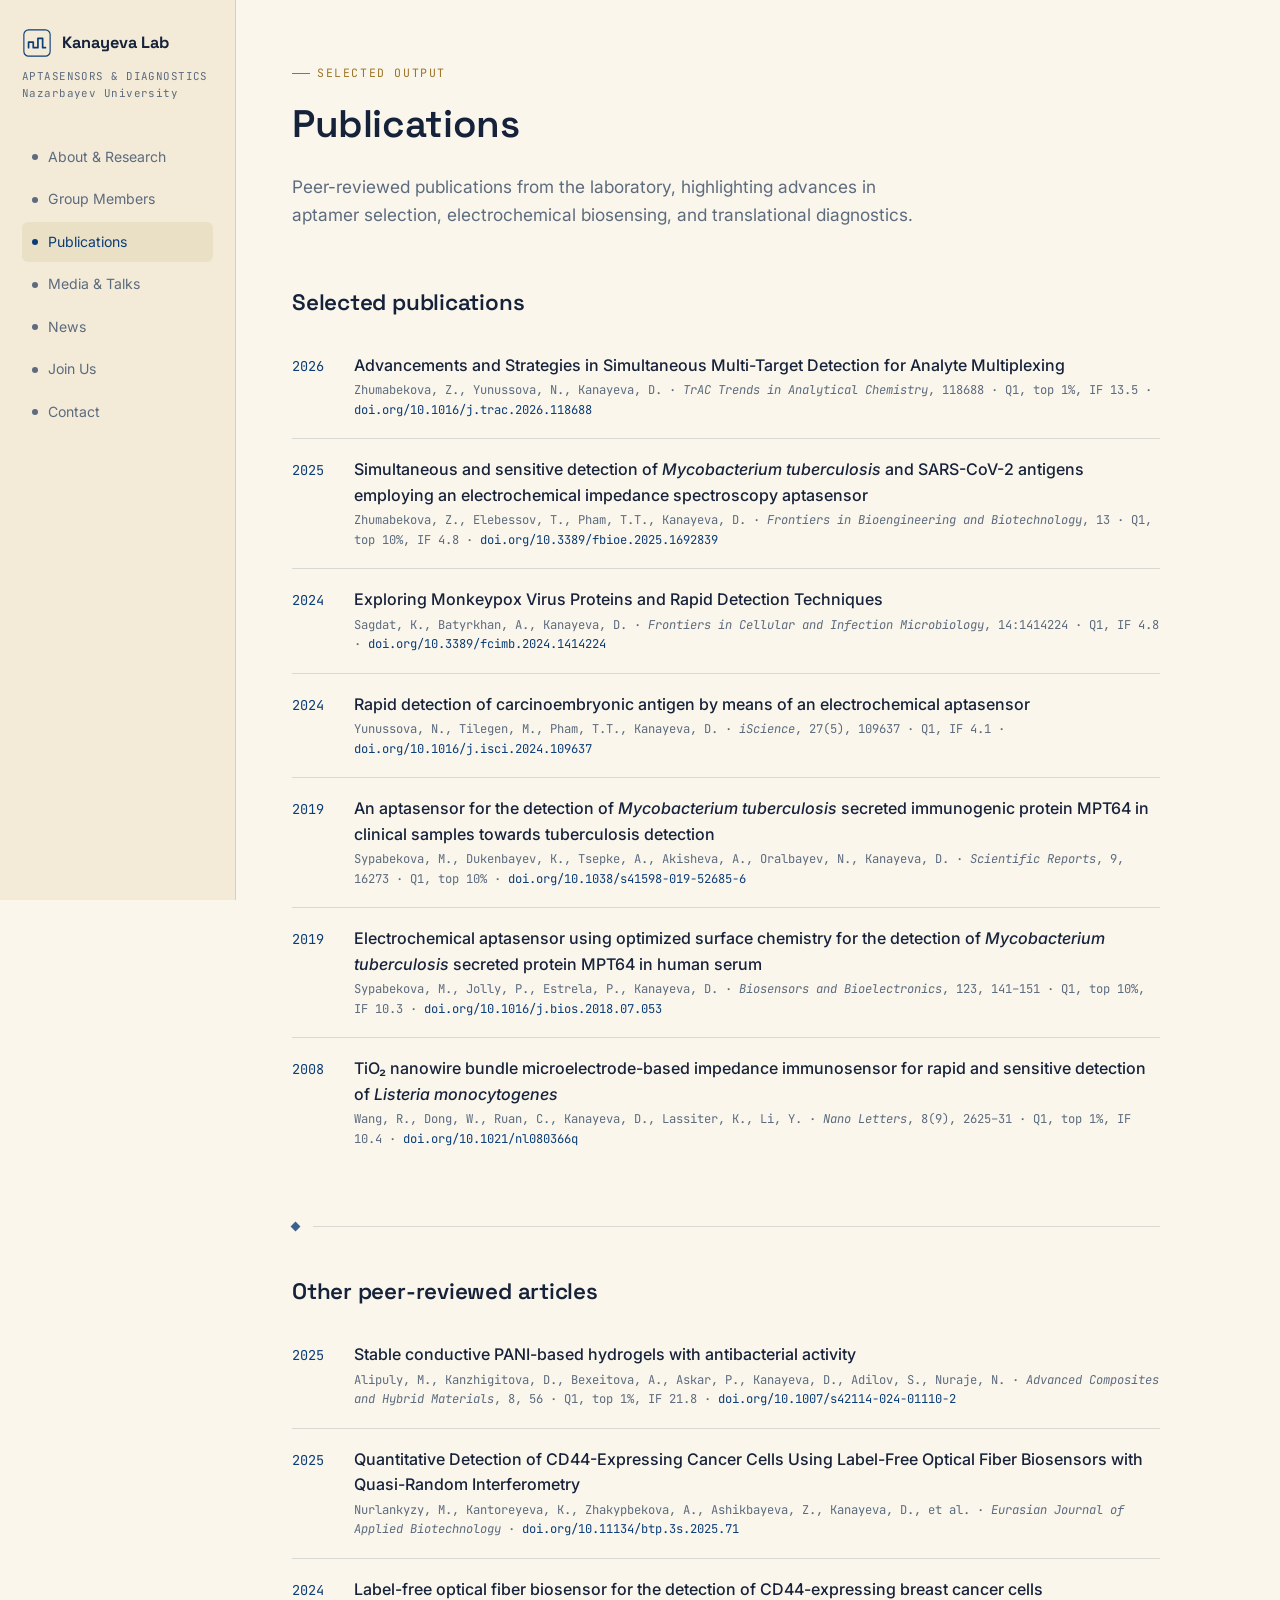
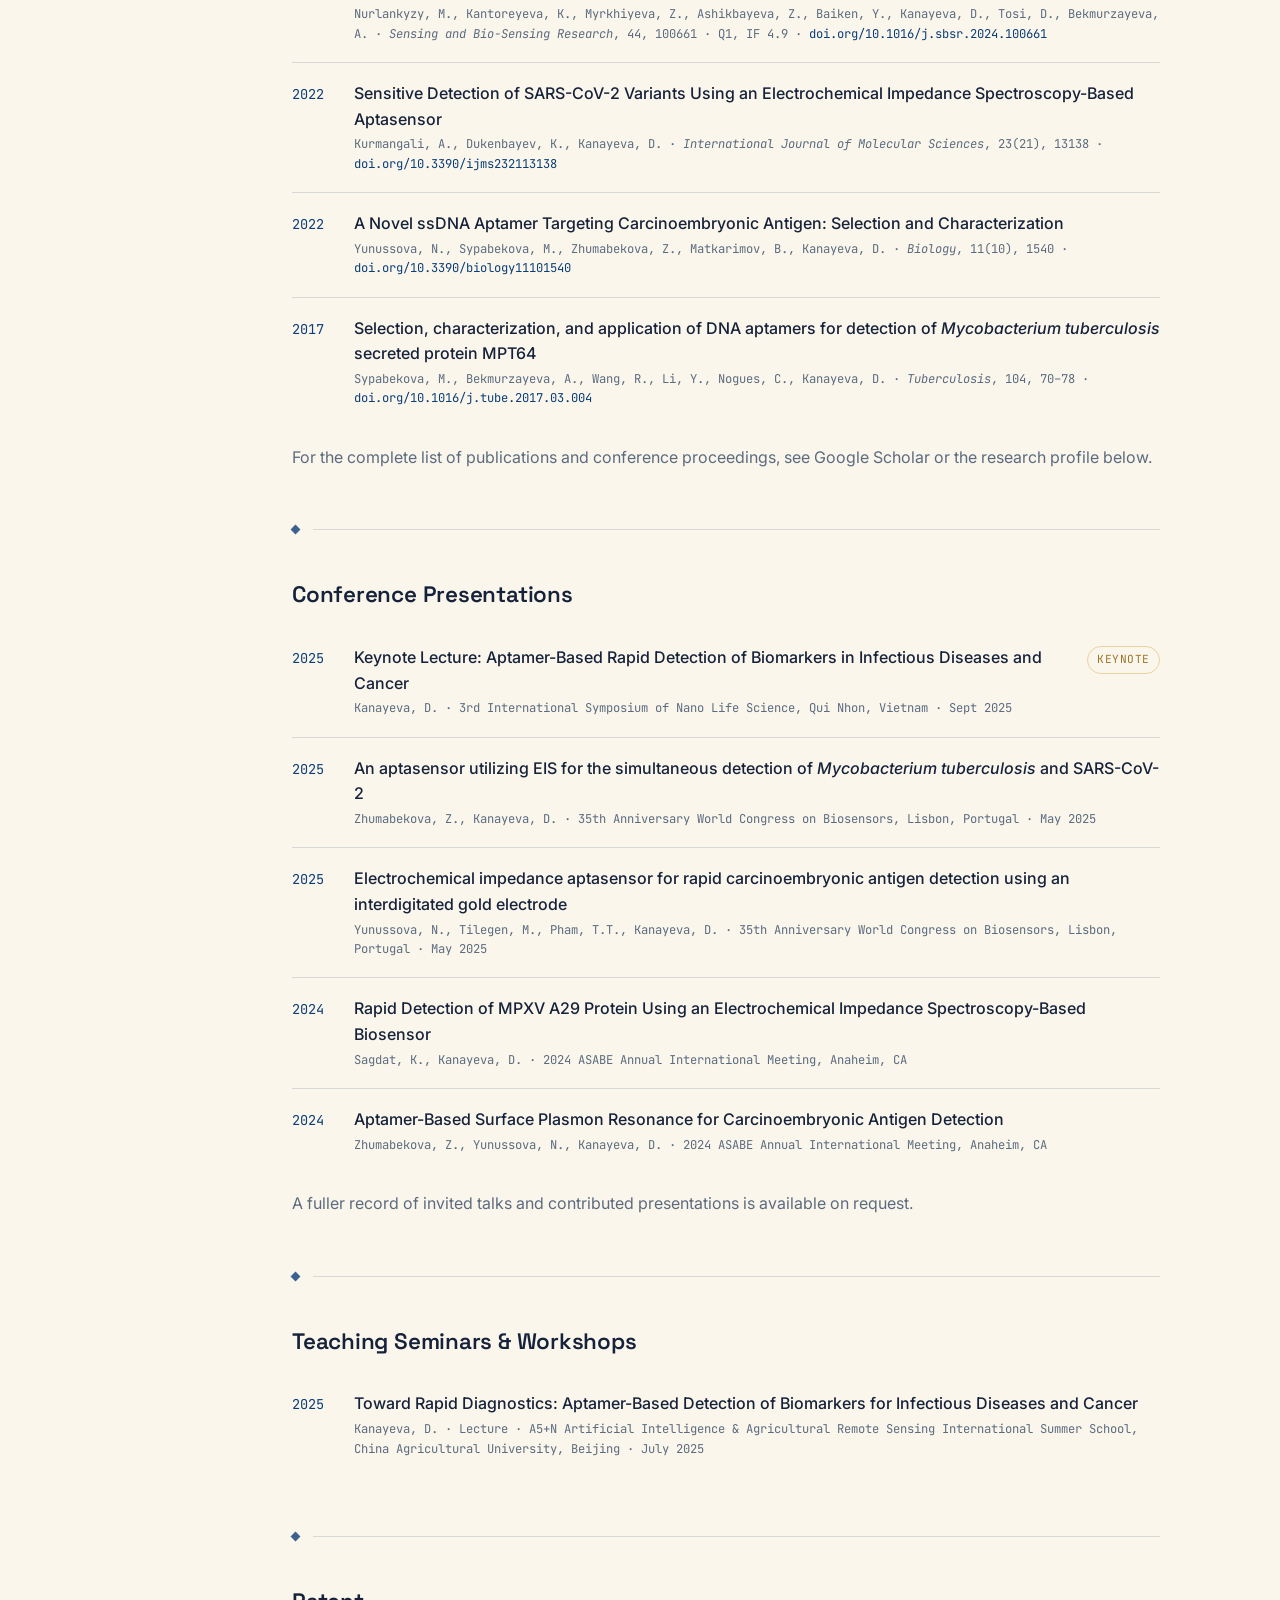
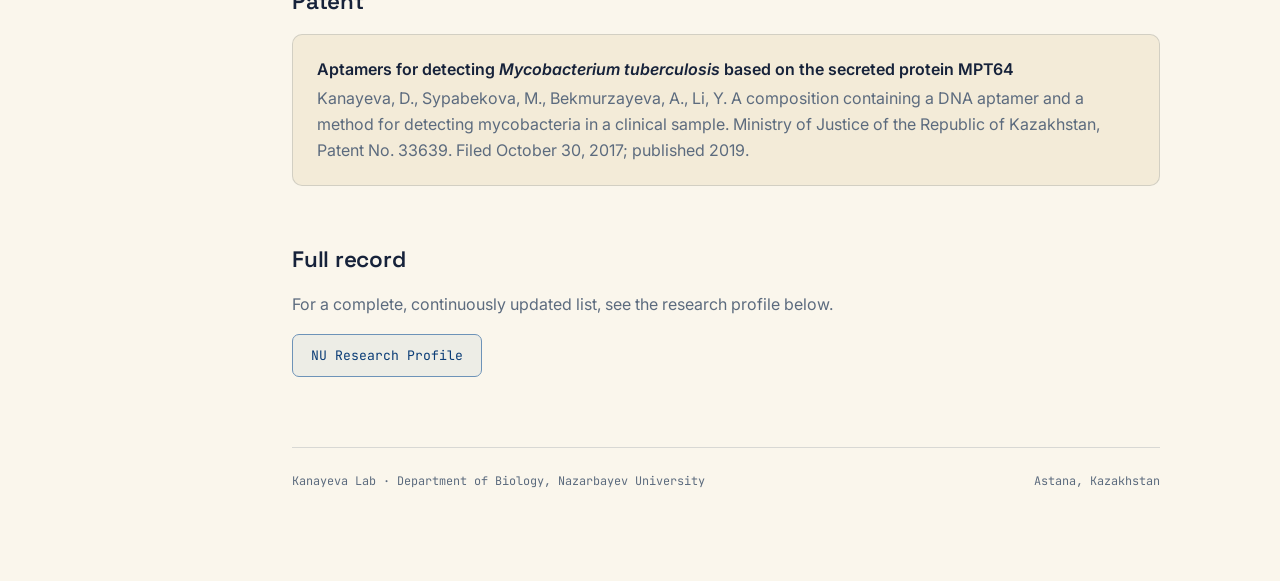
<file: publications.html>
<!DOCTYPE html>
<html lang="en">
<head>
<meta charset="UTF-8">
<meta name="viewport" content="width=device-width, initial-scale=1.0">
<title>Publications — Kanayeva Lab</title>
<link rel="preconnect" href="https://fonts.googleapis.com">
<link rel="preconnect" href="https://fonts.gstatic.com" crossorigin>
<link href="https://fonts.googleapis.com/css2?family=Space+Grotesk:wght@400;500;600;700&family=Inter:wght@400;500;600&family=JetBrains+Mono:wght@400;500&display=swap" rel="stylesheet">
<link rel="icon" type="image/svg+xml" href="favicon.svg">
<link rel="stylesheet" href="styles.css">
</head>
<body>
<div class="shell">

  <button class="nav-toggle" aria-label="Toggle menu">
    <svg viewBox="0 0 24 24" fill="none" stroke="currentColor" stroke-width="1.8"><path d="M3 6h18M3 12h18M3 18h18"/></svg>
  </button>

  <nav class="sidebar">
    <a href="index.html" class="brand">
      <div class="brand-mark">
        <svg viewBox="0 0 32 32" fill="none">
          <rect x="2" y="2" width="28" height="28" rx="5" stroke="#0B3D77" stroke-width="1.2"/>
          <path d="M7 21 L7 15 L12 15 L12 21 L17 21 L17 11 L22 11 L22 21 L25 21" stroke="#0B3D77" stroke-width="1.8" fill="none" stroke-linecap="round" stroke-linejoin="round"/>
        </svg>
        <div><div class="brand-name">Kanayeva Lab</div></div>
      </div>
      <div class="brand-sub">APTASENSORS &amp; DIAGNOSTICS<br>Nazarbayev University</div>
    </a>
    <ul class="nav-list">
      <li><a href="index.html"><span class="nav-dot"></span>About &amp; Research</a></li>
      <li><a href="team.html"><span class="nav-dot"></span>Group Members</a></li>
      <li><a href="publications.html" class="active"><span class="nav-dot"></span>Publications</a></li>
      <li><a href="media.html"><span class="nav-dot"></span>Media &amp; Talks</a></li>
      <li><a href="news.html"><span class="nav-dot"></span>News</a></li>
      <li><a href="join.html"><span class="nav-dot"></span>Join Us</a></li>
      <li><a href="contact.html"><span class="nav-dot"></span>Contact</a></li>
    </ul>
  </nav>

  <main>
    <div class="page-head">
      <div class="eyebrow amber">Selected output</div>
      <h1>Publications</h1>
      <p class="lede">Peer-reviewed publications from the laboratory, highlighting advances in aptamer selection, electrochemical biosensing, and translational diagnostics.</p>
    </div>

    <section>
      <h2>Selected publications</h2>
      <div class="pub">
        <div class="pub-year mono">2026</div>
        <div class="pub-body">
          <div class="pub-title">Advancements and Strategies in Simultaneous Multi-Target Detection for Analyte Multiplexing</div>
          <div class="pub-meta">Zhumabekova, Z., Yunussova, N., Kanayeva, D. · <em>TrAC Trends in Analytical Chemistry</em>, 118688 · Q1, top 1%, IF 13.5 · <a href="https://doi.org/10.1016/j.trac.2026.118688" style="color:#0B3D77">doi.org/10.1016/j.trac.2026.118688</a></div>
        </div>
      </div>
      <div class="pub">
        <div class="pub-year mono">2025</div>
        <div class="pub-body">
          <div class="pub-title">Simultaneous and sensitive detection of <em>Mycobacterium tuberculosis</em> and SARS-CoV-2 antigens employing an electrochemical impedance spectroscopy aptasensor</div>
          <div class="pub-meta">Zhumabekova, Z., Elebessov, T., Pham, T.T., Kanayeva, D. · <em>Frontiers in Bioengineering and Biotechnology</em>, 13 · Q1, top 10%, IF 4.8 · <a href="https://doi.org/10.3389/fbioe.2025.1692839" style="color:#0B3D77">doi.org/10.3389/fbioe.2025.1692839</a></div>
        </div>
      </div>
      <div class="pub">
        <div class="pub-year mono">2024</div>
        <div class="pub-body">
          <div class="pub-title">Exploring Monkeypox Virus Proteins and Rapid Detection Techniques</div>
          <div class="pub-meta">Sagdat, K., Batyrkhan, A., Kanayeva, D. · <em>Frontiers in Cellular and Infection Microbiology</em>, 14:1414224 · Q1, IF 4.8 · <a href="https://doi.org/10.3389/fcimb.2024.1414224" style="color:#0B3D77">doi.org/10.3389/fcimb.2024.1414224</a></div>
        </div>
      </div>
      <div class="pub">
        <div class="pub-year mono">2024</div>
        <div class="pub-body">
          <div class="pub-title">Rapid detection of carcinoembryonic antigen by means of an electrochemical aptasensor</div>
          <div class="pub-meta">Yunussova, N., Tilegen, M., Pham, T.T., Kanayeva, D. · <em>iScience</em>, 27(5), 109637 · Q1, IF 4.1 · <a href="https://doi.org/10.1016/j.isci.2024.109637" style="color:#0B3D77">doi.org/10.1016/j.isci.2024.109637</a></div>
        </div>
      </div>
      <div class="pub">
        <div class="pub-year mono">2019</div>
        <div class="pub-body">
          <div class="pub-title">An aptasensor for the detection of <em>Mycobacterium tuberculosis</em> secreted immunogenic protein MPT64 in clinical samples towards tuberculosis detection</div>
          <div class="pub-meta">Sypabekova, M., Dukenbayev, K., Tsepke, A., Akisheva, A., Oralbayev, N., Kanayeva, D. · <em>Scientific Reports</em>, 9, 16273 · Q1, top 10% · <a href="https://doi.org/10.1038/s41598-019-52685-6" style="color:#0B3D77">doi.org/10.1038/s41598-019-52685-6</a></div>
        </div>
      </div>
      <div class="pub">
        <div class="pub-year mono">2019</div>
        <div class="pub-body">
          <div class="pub-title">Electrochemical aptasensor using optimized surface chemistry for the detection of <em>Mycobacterium tuberculosis</em> secreted protein MPT64 in human serum</div>
          <div class="pub-meta">Sypabekova, M., Jolly, P., Estrela, P., Kanayeva, D. · <em>Biosensors and Bioelectronics</em>, 123, 141–151 · Q1, top 10%, IF 10.3 · <a href="https://doi.org/10.1016/j.bios.2018.07.053" style="color:#0B3D77">doi.org/10.1016/j.bios.2018.07.053</a></div>
        </div>
      </div>
      <div class="pub">
        <div class="pub-year mono">2008</div>
        <div class="pub-body">
          <div class="pub-title">TiO₂ nanowire bundle microelectrode-based impedance immunosensor for rapid and sensitive detection of <em>Listeria monocytogenes</em></div>
          <div class="pub-meta">Wang, R., Dong, W., Ruan, C., Kanayeva, D., Lassiter, K., Li, Y. · <em>Nano Letters</em>, 8(9), 2625–31 · Q1, top 1%, IF 10.4 · <a href="https://doi.org/10.1021/nl080366q" style="color:#0B3D77">doi.org/10.1021/nl080366q</a></div>
        </div>
      </div>
    </section>

    <div class="arc-divider">
      <span class="divider-mark"></span>
      <div class="line"></div>
    </div>

    <section>
      <h2>Other peer-reviewed articles</h2>
      <div class="pub">
        <div class="pub-year mono">2025</div>
        <div class="pub-body">
          <div class="pub-title">Stable conductive PANI-based hydrogels with antibacterial activity</div>
          <div class="pub-meta">Alipuly, M., Kanzhigitova, D., Bexeitova, A., Askar, P., Kanayeva, D., Adilov, S., Nuraje, N. · <em>Advanced Composites and Hybrid Materials</em>, 8, 56 · Q1, top 1%, IF 21.8 · <a href="https://doi.org/10.1007/s42114-024-01110-2" style="color:#0B3D77">doi.org/10.1007/s42114-024-01110-2</a></div>
        </div>
      </div>
      <div class="pub">
        <div class="pub-year mono">2025</div>
        <div class="pub-body">
          <div class="pub-title">Quantitative Detection of CD44-Expressing Cancer Cells Using Label-Free Optical Fiber Biosensors with Quasi-Random Interferometry</div>
          <div class="pub-meta">Nurlankyzy, M., Kantoreyeva, K., Zhakypbekova, A., Ashikbayeva, Z., Kanayeva, D., et al. · <em>Eurasian Journal of Applied Biotechnology</em> · <a href="https://doi.org/10.11134/btp.3s.2025.71" style="color:#0B3D77">doi.org/10.11134/btp.3s.2025.71</a></div>
        </div>
      </div>
      <div class="pub">
        <div class="pub-year mono">2024</div>
        <div class="pub-body">
          <div class="pub-title">Label-free optical fiber biosensor for the detection of CD44-expressing breast cancer cells</div>
          <div class="pub-meta">Nurlankyzy, M., Kantoreyeva, K., Myrkhiyeva, Z., Ashikbayeva, Z., Baiken, Y., Kanayeva, D., Tosi, D., Bekmurzayeva, A. · <em>Sensing and Bio-Sensing Research</em>, 44, 100661 · Q1, IF 4.9 · <a href="https://doi.org/10.1016/j.sbsr.2024.100661" style="color:#0B3D77">doi.org/10.1016/j.sbsr.2024.100661</a></div>
        </div>
      </div>
      <div class="pub">
        <div class="pub-year mono">2022</div>
        <div class="pub-body">
          <div class="pub-title">Sensitive Detection of SARS-CoV-2 Variants Using an Electrochemical Impedance Spectroscopy-Based Aptasensor</div>
          <div class="pub-meta">Kurmangali, A., Dukenbayev, K., Kanayeva, D. · <em>International Journal of Molecular Sciences</em>, 23(21), 13138 · <a href="https://doi.org/10.3390/ijms232113138" style="color:#0B3D77">doi.org/10.3390/ijms232113138</a></div>
        </div>
      </div>
      <div class="pub">
        <div class="pub-year mono">2022</div>
        <div class="pub-body">
          <div class="pub-title">A Novel ssDNA Aptamer Targeting Carcinoembryonic Antigen: Selection and Characterization</div>
          <div class="pub-meta">Yunussova, N., Sypabekova, M., Zhumabekova, Z., Matkarimov, B., Kanayeva, D. · <em>Biology</em>, 11(10), 1540 · <a href="https://doi.org/10.3390/biology11101540" style="color:#0B3D77">doi.org/10.3390/biology11101540</a></div>
        </div>
      </div>
      <div class="pub">
        <div class="pub-year mono">2017</div>
        <div class="pub-body">
          <div class="pub-title">Selection, characterization, and application of DNA aptamers for detection of <em>Mycobacterium tuberculosis</em> secreted protein MPT64</div>
          <div class="pub-meta">Sypabekova, M., Bekmurzayeva, A., Wang, R., Li, Y., Nogues, C., Kanayeva, D. · <em>Tuberculosis</em>, 104, 70–78 · <a href="https://doi.org/10.1016/j.tube.2017.03.004" style="color:#0B3D77">doi.org/10.1016/j.tube.2017.03.004</a></div>
        </div>
      </div>
      <p style="margin-top:18px">For the complete list of publications and conference proceedings, see Google Scholar or the research profile below.</p>
    </section>

    <div class="arc-divider">
      <span class="divider-mark"></span>
      <div class="line"></div>
    </div>

    <section>
      <h2>Conference Presentations</h2>
      <div class="pub">
        <div class="pub-year mono">2025</div>
        <div class="pub-body">
          <div class="pub-title">Keynote Lecture: Aptamer-Based Rapid Detection of Biomarkers in Infectious Diseases and Cancer</div>
          <div class="pub-meta">Kanayeva, D. · 3rd International Symposium of Nano Life Science, Qui Nhon, Vietnam · Sept 2025</div>
        </div>
        <span class="chip on">Keynote</span>
      </div>
      <div class="pub">
        <div class="pub-year mono">2025</div>
        <div class="pub-body">
          <div class="pub-title">An aptasensor utilizing EIS for the simultaneous detection of <em>Mycobacterium tuberculosis</em> and SARS-CoV-2</div>
          <div class="pub-meta">Zhumabekova, Z., Kanayeva, D. · 35th Anniversary World Congress on Biosensors, Lisbon, Portugal · May 2025</div>
        </div>
      </div>
      <div class="pub">
        <div class="pub-year mono">2025</div>
        <div class="pub-body">
          <div class="pub-title">Electrochemical impedance aptasensor for rapid carcinoembryonic antigen detection using an interdigitated gold electrode</div>
          <div class="pub-meta">Yunussova, N., Tilegen, M., Pham, T.T., Kanayeva, D. · 35th Anniversary World Congress on Biosensors, Lisbon, Portugal · May 2025</div>
        </div>
      </div>
      <div class="pub">
        <div class="pub-year mono">2024</div>
        <div class="pub-body">
          <div class="pub-title">Rapid Detection of MPXV A29 Protein Using an Electrochemical Impedance Spectroscopy-Based Biosensor</div>
          <div class="pub-meta">Sagdat, K., Kanayeva, D. · 2024 ASABE Annual International Meeting, Anaheim, CA</div>
        </div>
      </div>
      <div class="pub">
        <div class="pub-year mono">2024</div>
        <div class="pub-body">
          <div class="pub-title">Aptamer-Based Surface Plasmon Resonance for Carcinoembryonic Antigen Detection</div>
          <div class="pub-meta">Zhumabekova, Z., Yunussova, N., Kanayeva, D. · 2024 ASABE Annual International Meeting, Anaheim, CA</div>
        </div>
      </div>
      <p style="margin-top:18px">A fuller record of invited talks and contributed presentations is available on request.</p>
    </section>

    <div class="arc-divider">
      <span class="divider-mark"></span>
      <div class="line"></div>
    </div>

    <section>
      <h2>Teaching Seminars &amp; Workshops</h2>
      <div class="pub">
        <div class="pub-year mono">2025</div>
        <div class="pub-body">
          <div class="pub-title">Toward Rapid Diagnostics: Aptamer-Based Detection of Biomarkers for Infectious Diseases and Cancer</div>
          <div class="pub-meta">Kanayeva, D. · Lecture · A5+N Artificial Intelligence &amp; Agricultural Remote Sensing International Summer School, China Agricultural University, Beijing · July 2025</div>
        </div>
      </div>
    </section>

    <div class="arc-divider">
      <span class="divider-mark"></span>
      <div class="line"></div>
    </div>

    <section>
      <h2>Patent</h2>
      <div class="panel">
        <p style="margin-bottom:4px"><strong>Aptamers for detecting <em>Mycobacterium tuberculosis</em> based on the secreted protein MPT64</strong></p>
        <p style="margin-bottom:0">Kanayeva, D., Sypabekova, M., Bekmurzayeva, A., Li, Y. A composition containing a DNA aptamer and a method for detecting mycobacteria in a clinical sample. Ministry of Justice of the Republic of Kazakhstan, Patent No. 33639. Filed October 30, 2017; published 2019.</p>
      </div>
    </section>

    <section>
      <h2>Full record</h2>
      <p>For a complete, continuously updated list, see the research profile below.</p>
      <div style="display:flex; gap:12px;">
        <a href="https://research.nu.edu.kz/en/persons/damira-kanayeva/" class="btn">NU Research Profile</a>
      </div>
    </section>

    <footer class="page-foot">
      <span>Kanayeva Lab · Department of Biology, Nazarbayev University</span>
      <span>Astana, Kazakhstan</span>
    </footer>
  </main>
</div>
<script src="script.js"></script>
</body>
</html>
</file>
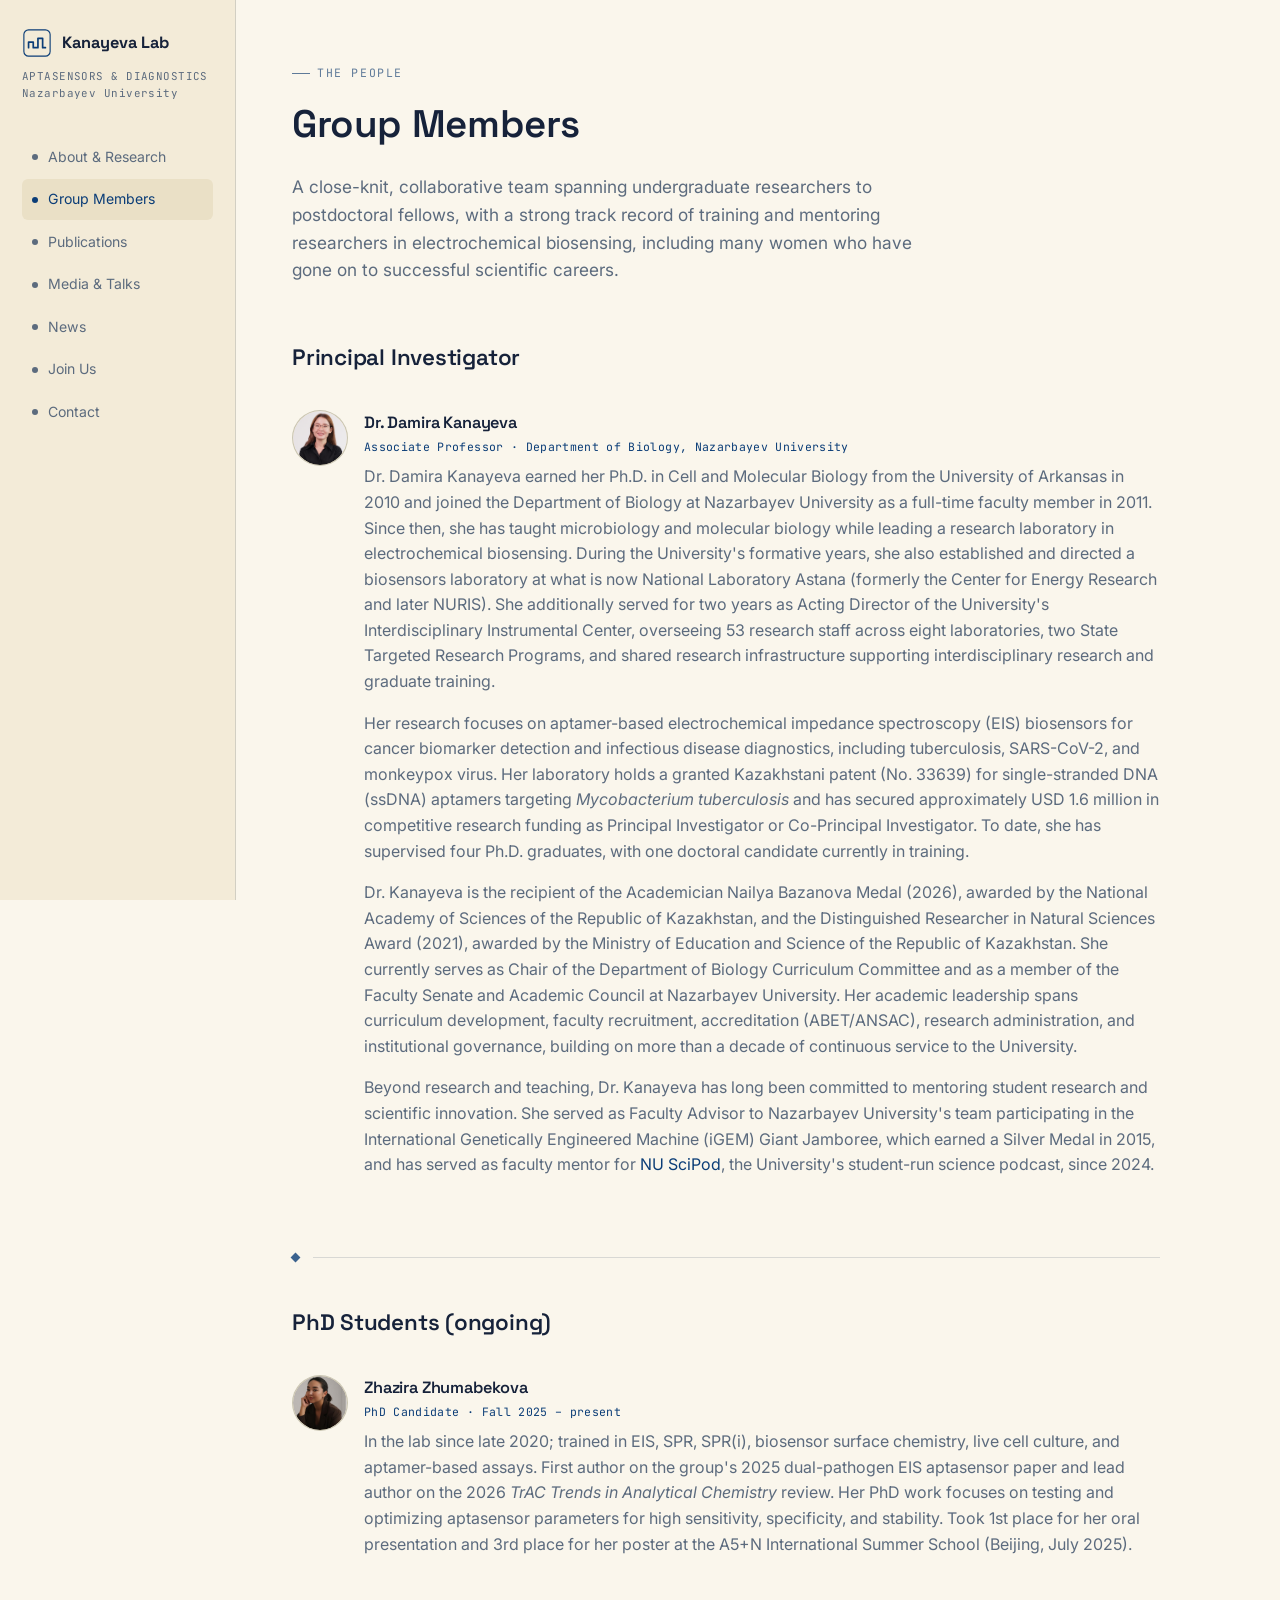
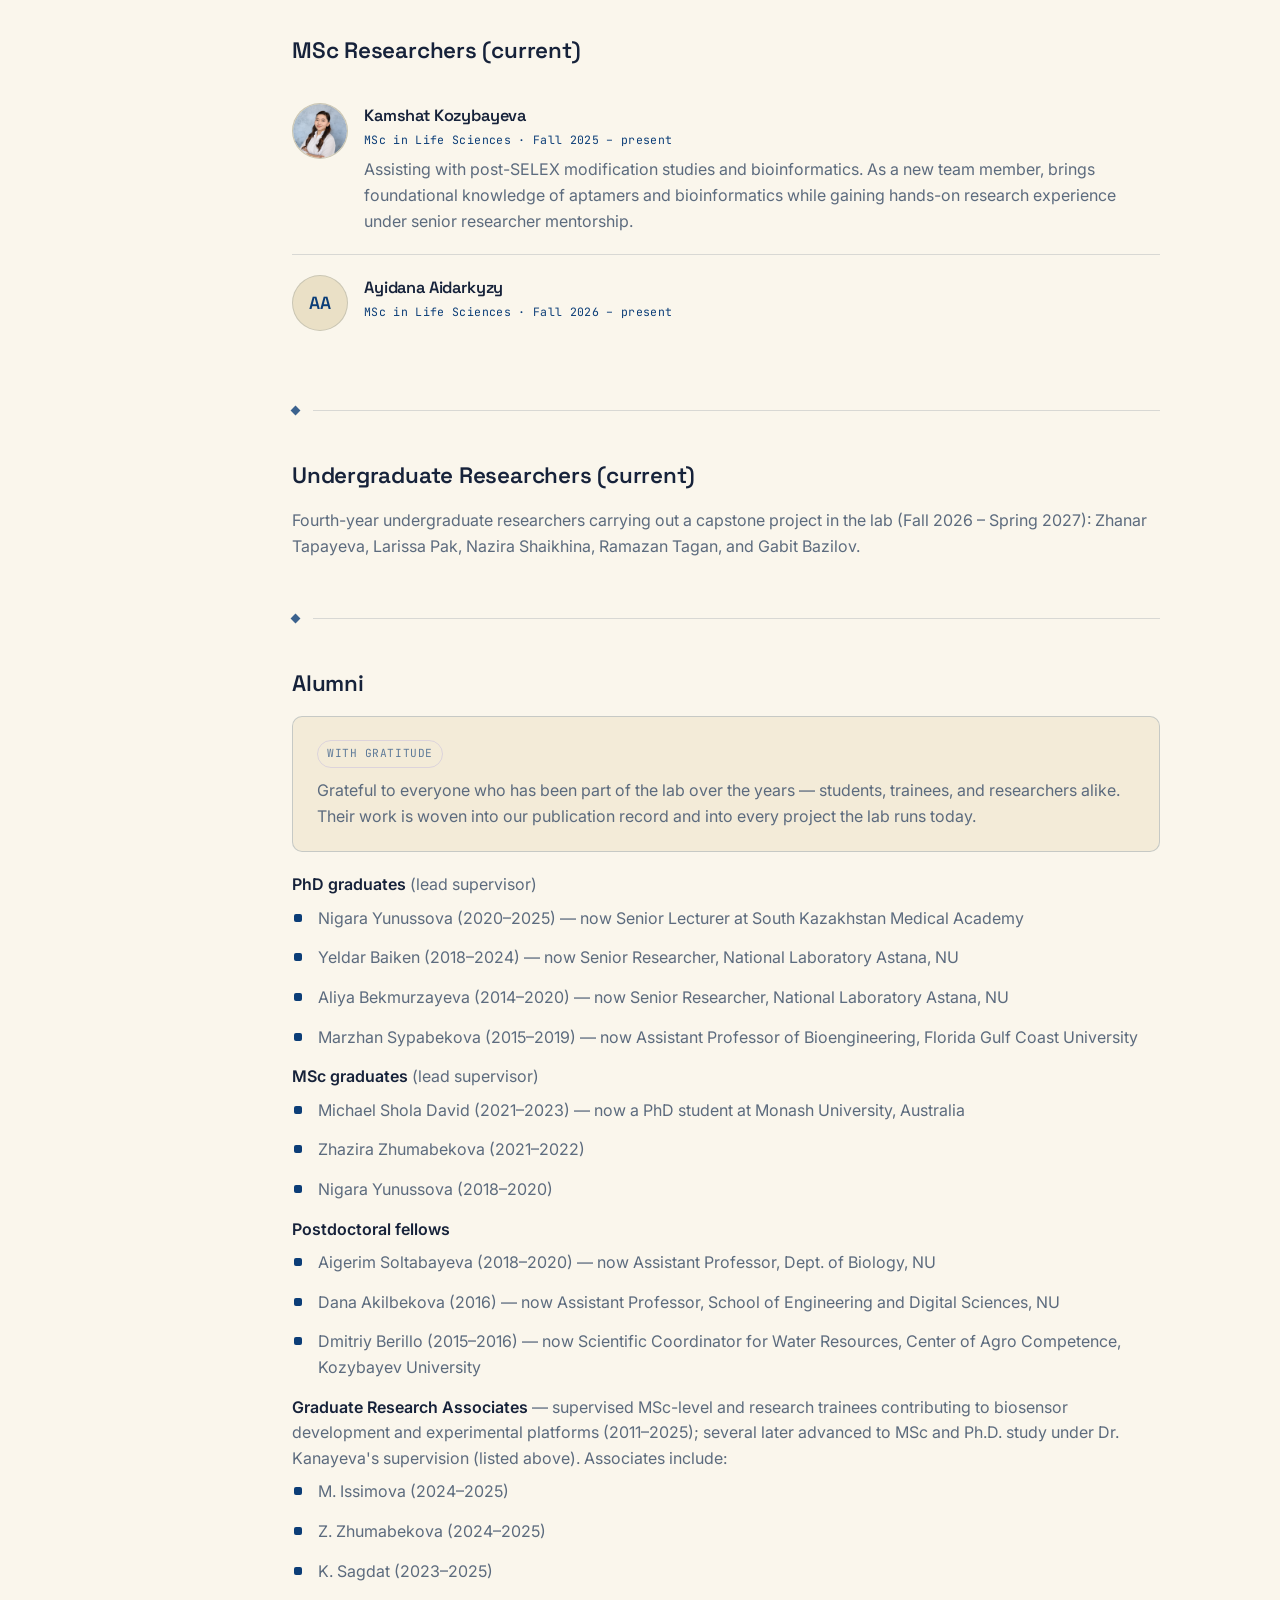
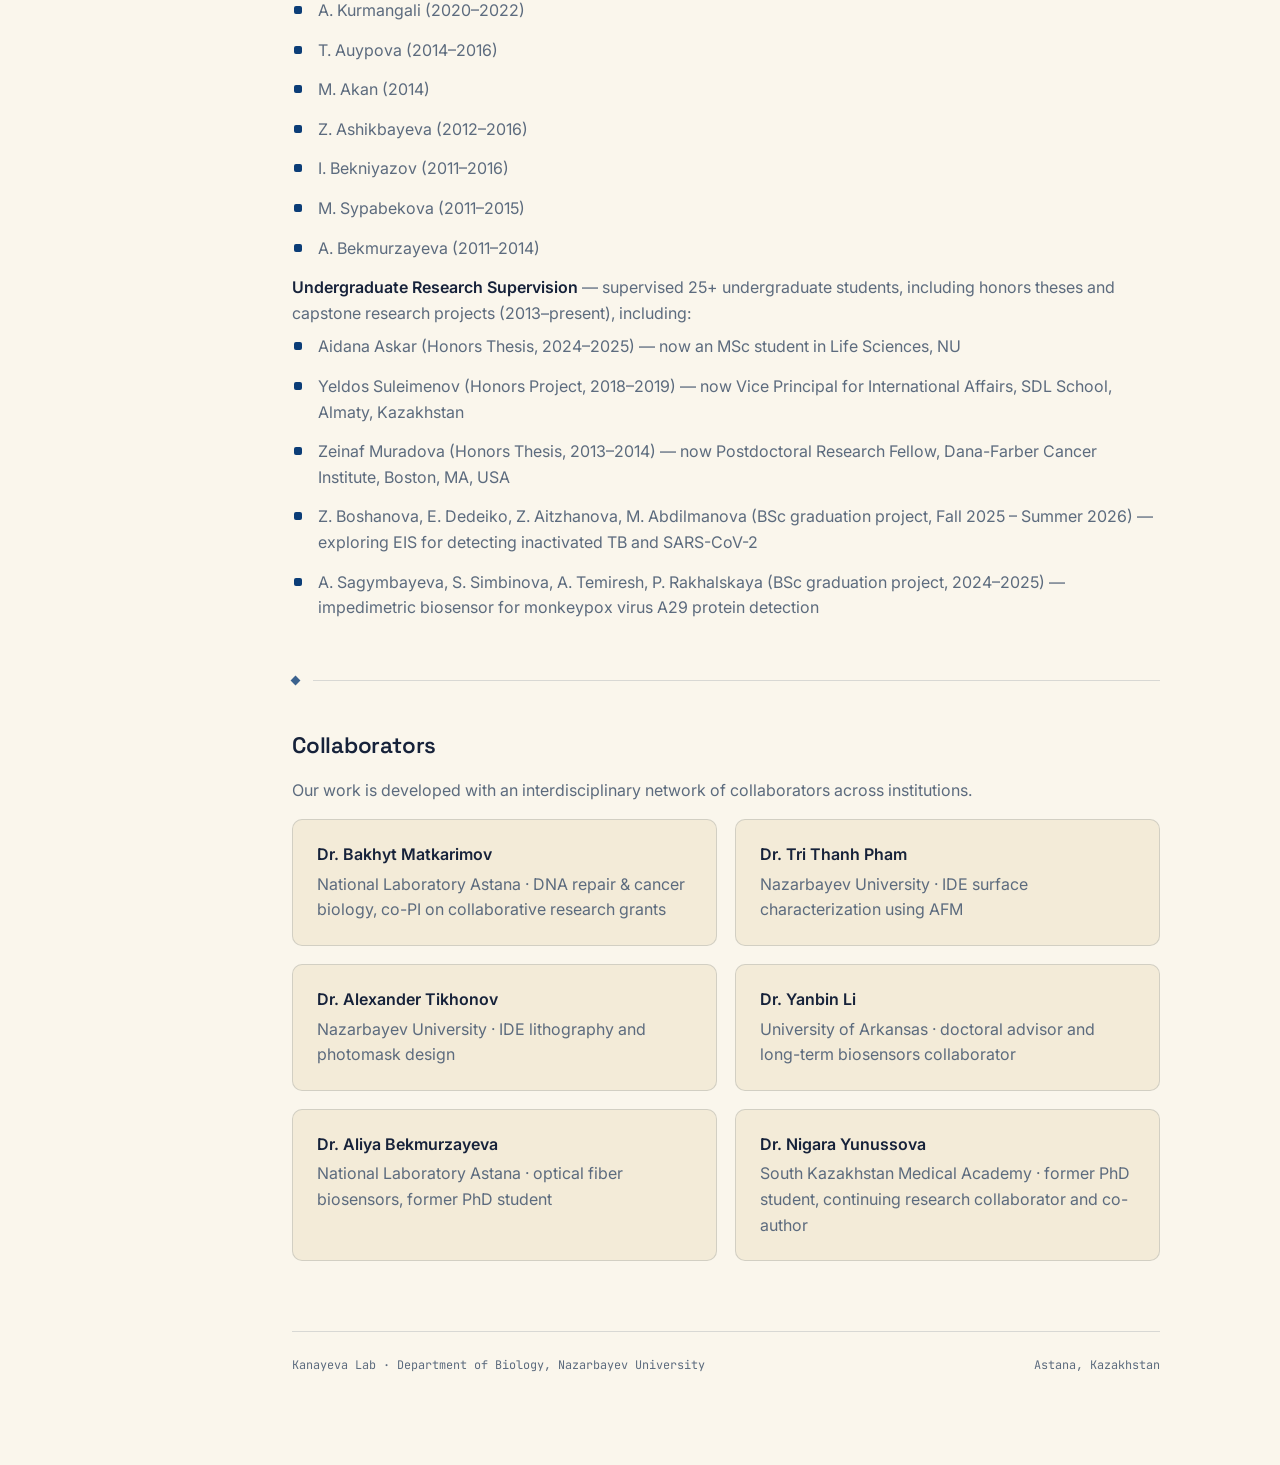
<file: team.html>
<!DOCTYPE html>
<html lang="en">
<head>
<meta charset="UTF-8">
<meta name="viewport" content="width=device-width, initial-scale=1.0">
<title>Group Members — Kanayeva Lab</title>
<link rel="preconnect" href="https://fonts.googleapis.com">
<link rel="preconnect" href="https://fonts.gstatic.com" crossorigin>
<link href="https://fonts.googleapis.com/css2?family=Space+Grotesk:wght@400;500;600;700&family=Inter:wght@400;500;600&family=JetBrains+Mono:wght@400;500&display=swap" rel="stylesheet">
<link rel="icon" type="image/svg+xml" href="favicon.svg">
<link rel="stylesheet" href="styles.css">
</head>
<body>
<div class="shell">

  <button class="nav-toggle" aria-label="Toggle menu">
    <svg viewBox="0 0 24 24" fill="none" stroke="currentColor" stroke-width="1.8"><path d="M3 6h18M3 12h18M3 18h18"/></svg>
  </button>

  <nav class="sidebar">
    <a href="index.html" class="brand">
      <div class="brand-mark">
        <svg viewBox="0 0 32 32" fill="none">
          <rect x="2" y="2" width="28" height="28" rx="5" stroke="#0B3D77" stroke-width="1.2"/>
          <path d="M7 21 L7 15 L12 15 L12 21 L17 21 L17 11 L22 11 L22 21 L25 21" stroke="#0B3D77" stroke-width="1.8" fill="none" stroke-linecap="round" stroke-linejoin="round"/>
        </svg>
        <div><div class="brand-name">Kanayeva Lab</div></div>
      </div>
      <div class="brand-sub">APTASENSORS &amp; DIAGNOSTICS<br>Nazarbayev University</div>
    </a>
    <ul class="nav-list">
      <li><a href="index.html"><span class="nav-dot"></span>About &amp; Research</a></li>
      <li><a href="team.html" class="active"><span class="nav-dot"></span>Group Members</a></li>
      <li><a href="publications.html"><span class="nav-dot"></span>Publications</a></li>
      <li><a href="media.html"><span class="nav-dot"></span>Media &amp; Talks</a></li>
      <li><a href="news.html"><span class="nav-dot"></span>News</a></li>
      <li><a href="join.html"><span class="nav-dot"></span>Join Us</a></li>
      <li><a href="contact.html"><span class="nav-dot"></span>Contact</a></li>
    </ul>
  </nav>

  <main>
    <div class="page-head">
      <div class="eyebrow violet">The people</div>
      <h1>Group Members</h1>
      <p class="lede">A close-knit, collaborative team spanning undergraduate researchers to postdoctoral fellows, with a strong track record of training and mentoring researchers in electrochemical biosensing, including many women who have gone on to successful scientific careers.</p>
    </div>

    <section>
      <h2>Principal Investigator</h2>
      <div class="person">
        <div class="avatar">DK<img src="images/team/kanayeva.jpg" alt="Dr. Damira Kanayeva" onerror="this.style.display='none'"></div>
        <div>
          <h3>Dr. Damira Kanayeva</h3>
          <span class="role">Associate Professor · Department of Biology, Nazarbayev University</span>
          <p>Dr. Damira Kanayeva earned her Ph.D. in Cell and Molecular Biology from the University of Arkansas in 2010 and joined the Department of Biology at Nazarbayev University as a full-time faculty member in 2011. Since then, she has taught microbiology and molecular biology while leading a research laboratory in electrochemical biosensing. During the University's formative years, she also established and directed a biosensors laboratory at what is now National Laboratory Astana (formerly the Center for Energy Research and later NURIS). She additionally served for two years as Acting Director of the University's Interdisciplinary Instrumental Center, overseeing 53 research staff across eight laboratories, two State Targeted Research Programs, and shared research infrastructure supporting interdisciplinary research and graduate training.</p>
          <p>Her research focuses on aptamer-based electrochemical impedance spectroscopy (EIS) biosensors for cancer biomarker detection and infectious disease diagnostics, including tuberculosis, SARS-CoV-2, and monkeypox virus. Her laboratory holds a granted Kazakhstani patent (No. 33639) for single-stranded DNA (ssDNA) aptamers targeting <em>Mycobacterium tuberculosis</em> and has secured approximately USD 1.6 million in competitive research funding as Principal Investigator or Co-Principal Investigator. To date, she has supervised four Ph.D. graduates, with one doctoral candidate currently in training.</p>
          <p>Dr. Kanayeva is the recipient of the Academician Nailya Bazanova Medal (2026), awarded by the National Academy of Sciences of the Republic of Kazakhstan, and the Distinguished Researcher in Natural Sciences Award (2021), awarded by the Ministry of Education and Science of the Republic of Kazakhstan. She currently serves as Chair of the Department of Biology Curriculum Committee and as a member of the Faculty Senate and Academic Council at Nazarbayev University. Her academic leadership spans curriculum development, faculty recruitment, accreditation (ABET/ANSAC), research administration, and institutional governance, building on more than a decade of continuous service to the University.</p>
          <p style="margin-bottom:0">Beyond research and teaching, Dr. Kanayeva has long been committed to mentoring student research and scientific innovation. She served as Faculty Advisor to Nazarbayev University's team participating in the International Genetically Engineered Machine (iGEM) Giant Jamboree, which earned a Silver Medal in 2015, and has served as faculty mentor for <a href="https://www.youtube.com/@NUSciPod" style="color:var(--teal)">NU SciPod</a>, the University's student-run science podcast, since 2024.</p>
        </div>
      </div>
    </section>

    <div class="arc-divider">
      <span class="divider-mark"></span>
      <div class="line"></div>
    </div>

    <section>
      <h2>PhD Students (ongoing)</h2>
      <div class="person">
        <div class="avatar">ZZ<img src="images/team/zhumabekova.jpg" alt="Zhazira Zhumabekova" onerror="this.style.display='none'"></div>
        <div>
          <h3>Zhazira Zhumabekova</h3>
          <span class="role">PhD Candidate · Fall 2025 – present</span>
          <p style="margin-bottom:0">In the lab since late 2020; trained in EIS, SPR, SPR(i), biosensor surface chemistry, live cell culture, and aptamer-based assays. First author on the group's 2025 dual-pathogen EIS aptasensor paper and lead author on the 2026 <em>TrAC Trends in Analytical Chemistry</em> review. Her PhD work focuses on testing and optimizing aptasensor parameters for high sensitivity, specificity, and stability. Took 1st place for her oral presentation and 3rd place for her poster at the A5+N International Summer School (Beijing, July 2025).</p>
        </div>
      </div>
    </section>

    <section>
      <h2>MSc Researchers (current)</h2>
      <div class="person">
        <div class="avatar">KK<img src="images/team/kozybayeva.jpg" alt="Kamshat Kozybayeva" onerror="this.style.display='none'"></div>
        <div>
          <h3>Kamshat Kozybayeva</h3>
          <span class="role">MSc in Life Sciences · Fall 2025 – present</span>
          <p style="margin-bottom:0">Assisting with post-SELEX modification studies and bioinformatics. As a new team member, brings foundational knowledge of aptamers and bioinformatics while gaining hands-on research experience under senior researcher mentorship.</p>
        </div>
      </div>
      <div class="person">
        <div class="avatar">AA</div>
        <div>
          <h3>Ayidana Aidarkyzy</h3>
          <span class="role">MSc in Life Sciences · Fall 2026 – present</span>
        </div>
      </div>
    </section>

    <div class="arc-divider">
      <span class="divider-mark"></span>
      <div class="line"></div>
    </div>

    <section>
      <h2>Undergraduate Researchers (current)</h2>
      <p style="margin-bottom:0">Fourth-year undergraduate researchers carrying out a capstone project in the lab (Fall 2026 – Spring 2027): Zhanar Tapayeva, Larissa Pak, Nazira Shaikhina, Ramazan Tagan, and Gabit Bazilov.</p>
    </section>

    <div class="arc-divider">
      <span class="divider-mark"></span>
      <div class="line"></div>
    </div>

    <section>
      <h2>Alumni</h2>
      <div class="panel" style="margin-bottom:20px; border-color:rgba(94,122,153,.3);">
        <span class="chip violet" style="margin-bottom:10px;">With gratitude</span>
        <p style="margin-bottom:0">Grateful to everyone who has been part of the lab over the years — students, trainees, and researchers alike. Their work is woven into our publication record and into every project the lab runs today.</p>
      </div>
      <p style="margin-bottom:8px"><strong>PhD graduates</strong> (lead supervisor)</p>
      <ul class="arc-list">
        <li>Nigara Yunussova (2020–2025) — now Senior Lecturer at South Kazakhstan Medical Academy</li>
        <li>Yeldar Baiken (2018–2024) — now Senior Researcher, National Laboratory Astana, NU</li>
        <li>Aliya Bekmurzayeva (2014–2020) — now Senior Researcher, National Laboratory Astana, NU</li>
        <li>Marzhan Sypabekova (2015–2019) — now Assistant Professor of Bioengineering, Florida Gulf Coast University</li>
      </ul>

      <p style="margin-bottom:8px"><strong>MSc graduates</strong> (lead supervisor)</p>
      <ul class="arc-list">
        <li>Michael Shola David (2021–2023) — now a PhD student at Monash University, Australia</li>
        <li>Zhazira Zhumabekova (2021–2022)</li>
        <li>Nigara Yunussova (2018–2020)</li>
      </ul>

      <p style="margin-bottom:8px"><strong>Postdoctoral fellows</strong></p>
      <ul class="arc-list">
        <li>Aigerim Soltabayeva (2018–2020) — now Assistant Professor, Dept. of Biology, NU</li>
        <li>Dana Akilbekova (2016) — now Assistant Professor, School of Engineering and Digital Sciences, NU</li>
        <li>Dmitriy Berillo (2015–2016) — now Scientific Coordinator for Water Resources, Center of Agro Competence, Kozybayev University</li>
      </ul>

      <p style="margin-bottom:8px"><strong>Graduate Research Associates</strong> — supervised MSc-level and research trainees contributing to biosensor development and experimental platforms (2011–2025); several later advanced to MSc and Ph.D. study under Dr. Kanayeva's supervision (listed above). Associates include:</p>
      <ul class="arc-list">
        <li>M. Issimova (2024–2025)</li>
        <li>Z. Zhumabekova (2024–2025)</li>
        <li>K. Sagdat (2023–2025)</li>
        <li>A. Kurmangali (2020–2022)</li>
        <li>T. Auypova (2014–2016)</li>
        <li>M. Akan (2014)</li>
        <li>Z. Ashikbayeva (2012–2016)</li>
        <li>I. Bekniyazov (2011–2016)</li>
        <li>M. Sypabekova (2011–2015)</li>
        <li>A. Bekmurzayeva (2011–2014)</li>
      </ul>

      <p style="margin-bottom:8px"><strong>Undergraduate Research Supervision</strong> — supervised 25+ undergraduate students, including honors theses and capstone research projects (2013–present), including:</p>
      <ul class="arc-list" style="margin-bottom:14px">
        <li>Aidana Askar (Honors Thesis, 2024–2025) — now an MSc student in Life Sciences, NU</li>
        <li>Yeldos Suleimenov (Honors Project, 2018–2019) — now Vice Principal for International Affairs, SDL School, Almaty, Kazakhstan</li>
        <li>Zeinaf Muradova (Honors Thesis, 2013–2014) — now Postdoctoral Research Fellow, Dana-Farber Cancer Institute, Boston, MA, USA</li>
        <li>Z. Boshanova, E. Dedeiko, Z. Aitzhanova, M. Abdilmanova (BSc graduation project, Fall 2025 – Summer 2026) — exploring EIS for detecting inactivated TB and SARS-CoV-2</li>
        <li>A. Sagymbayeva, S. Simbinova, A. Temiresh, P. Rakhalskaya (BSc graduation project, 2024–2025) — impedimetric biosensor for monkeypox virus A29 protein detection</li>
      </ul>
    </section>

    <div class="arc-divider">
      <span class="divider-mark"></span>
      <div class="line"></div>
    </div>

    <section>
      <h2>Collaborators</h2>
      <p>Our work is developed with an interdisciplinary network of collaborators across institutions.</p>
      <div class="grid-2">
        <div class="panel"><strong>Dr. Bakhyt Matkarimov</strong><p style="margin:4px 0 0">National Laboratory Astana · DNA repair &amp; cancer biology, co-PI on collaborative research grants</p></div>
        <div class="panel"><strong>Dr. Tri Thanh Pham</strong><p style="margin:4px 0 0">Nazarbayev University · IDE surface characterization using AFM</p></div>
        <div class="panel"><strong>Dr. Alexander Tikhonov</strong><p style="margin:4px 0 0">Nazarbayev University · IDE lithography and photomask design</p></div>
        <div class="panel"><strong>Dr. Yanbin Li</strong><p style="margin:4px 0 0">University of Arkansas · doctoral advisor and long-term biosensors collaborator</p></div>
        <div class="panel"><strong>Dr. Aliya Bekmurzayeva</strong><p style="margin:4px 0 0">National Laboratory Astana · optical fiber biosensors, former PhD student</p></div>
        <div class="panel"><strong>Dr. Nigara Yunussova</strong><p style="margin:4px 0 0">South Kazakhstan Medical Academy · former PhD student, continuing research collaborator and co-author</p></div>
      </div>
    </section>

    <footer class="page-foot">
      <span>Kanayeva Lab · Department of Biology, Nazarbayev University</span>
      <span>Astana, Kazakhstan</span>
    </footer>
  </main>
</div>
<script src="script.js"></script>
</body>
</html>
</file>
<file: styles.css>
/* ============================================================
   Kanayeva Biosensors Lab — shared styles
   Token system (NU-aligned palette, warm beige background):
   Color:  --bg #FAF6EC · --bg-panel #F3EBD8 · --bg-panel-2 #EAE0C6
           --text #16223A · --text-muted #5C6B7E
           --teal #0B3D77 (NU navy, primary accent) · --amber #DDAF53 (NU Sand Gold)
           --border rgba(11,36,66,.14)
   Type:   display = Space Grotesk · body = Inter · mono = JetBrains Mono
   ============================================================ */

/* Fonts loaded via <link> tags in each page's <head> for reliability */

:root{
  --bg:#FAF6EC;
  --bg-panel:#F3EBD8;
  --bg-panel-2:#EAE0C6;
  --text:#16223A;
  --text-muted:#5C6B7E;
  --teal:#0B3D77;
  --teal-dim:#6D93B8;
  --amber:#DDAF53;
  --amber-text:#9A7526;
  --violet:#5E7A99;
  --violet-dim:rgba(94,122,153,.15);
  --rose:#A9835A;
  --rose-dim:rgba(169,131,90,.15);
  --border:rgba(11,36,66,.14);
  --font-display:'Space Grotesk', -apple-system, 'Segoe UI', system-ui, sans-serif;
  --font-body:'Inter', -apple-system, 'Segoe UI', system-ui, sans-serif;
  --font-mono:'JetBrains Mono', 'SFMono-Regular', Consolas, monospace;
  --sidebar-w:236px;
}

*{box-sizing:border-box}
html{scroll-behavior:smooth}
body{
  margin:0;
  background-color:var(--bg);
  color:var(--text);
  font-family:var(--font-body);
  font-size:16px;
  line-height:1.6;
  -webkit-font-smoothing:antialiased;
}

::selection{background:rgba(11,61,119,.18); color:var(--text);}

@media (prefers-reduced-motion: reduce){
  *{animation-duration:.001ms !important; transition-duration:.001ms !important; scroll-behavior:auto !important;}
}

a{color:inherit; text-decoration:none}
h1,h2,h3,h4{font-family:var(--font-display); font-weight:600; letter-spacing:-0.01em; margin:0 0 .5em}
p{margin:0 0 1em; color:var(--text-muted)}
strong{color:var(--text); font-weight:600}

.mono{font-family:var(--font-mono)}
.eyebrow{
  font-family:var(--font-mono);
  font-size:.72rem;
  letter-spacing:.14em;
  text-transform:uppercase;
  color:var(--teal);
  display:flex;
  align-items:center;
  gap:.6em;
  margin-bottom:.9em;
}
.eyebrow::before{
  content:"";
  width:18px; height:1px;
  background:currentColor;
  display:inline-block;
}
.eyebrow.violet{color:var(--violet);}
.eyebrow.rose{color:var(--rose);}
.eyebrow.amber{color:var(--amber-text);}

/* ---------- layout shell ---------- */
.shell{
  display:flex;
  min-height:100vh;
}

/* sidebar */
.sidebar{
  width:var(--sidebar-w);
  flex-shrink:0;
  background:var(--bg-panel);
  border-right:1px solid var(--border);
  position:fixed;
  top:0; left:0; bottom:0;
  display:flex;
  flex-direction:column;
  padding:28px 22px;
  z-index:40;
}
.brand{
  display:block;
  margin-bottom:34px;
}
.brand-mark{
  display:flex; align-items:center; gap:10px;
  margin-bottom:10px;
}
.brand-mark svg{width:30px; height:30px; flex-shrink:0}
.brand-name{
  font-family:var(--font-display);
  font-weight:700;
  font-size:1.02rem;
  line-height:1.2;
  color:var(--text);
}
.brand-sub{
  font-family:var(--font-mono);
  font-size:.68rem;
  color:var(--text-muted);
  letter-spacing:.04em;
}

.nav-list{list-style:none; margin:0; padding:0; display:flex; flex-direction:column; gap:2px;}
.nav-list a{
  display:flex; align-items:center; gap:10px;
  padding:9px 10px;
  border-radius:6px;
  font-size:.88rem;
  color:var(--text-muted);
  transition:background .15s ease, color .15s ease;
}
.nav-list a:hover{background:var(--bg-panel-2); color:var(--text)}
.nav-list a.active{color:var(--teal); background:var(--bg-panel-2);}
.nav-list a.active .nav-dot{background:var(--teal);}
.nav-dot{width:6px; height:6px; border-radius:50%; background:var(--text-muted); flex-shrink:0}

/* mobile nav toggle */
.nav-toggle{
  display:none;
  position:fixed; top:16px; right:16px; z-index:60;
  width:42px; height:42px;
  border-radius:8px;
  background:var(--bg-panel-2);
  border:1px solid var(--border);
  align-items:center; justify-content:center;
  color:var(--text);
}
.nav-toggle svg{width:20px; height:20px}

/* main content */
main{
  margin-left:var(--sidebar-w);
  flex:1;
  min-width:0;
  padding:64px 56px 90px;
  max-width:980px;
}
.page-head{margin-bottom:56px;}
.page-head h1{font-size:2.4rem;}
.page-head .lede{font-size:1.08rem; max-width:640px; margin-top:6px;}

section{margin-bottom:56px;}
section h2{font-size:1.4rem; margin-bottom:14px;}

/* divider — small square marker instead of a plain rule */
.arc-divider{
  display:flex; align-items:center; gap:14px;
  margin:44px 0;
  color:var(--text-muted);
}
.divider-mark{
  flex-shrink:0; width:7px; height:7px;
  background:var(--teal);
  transform:rotate(45deg);
  opacity:.8;
}
.arc-divider .line{flex:1; height:1px; background:var(--border);}

/* cards / panels */
.panel{
  background:var(--bg-panel);
  border:1px solid var(--border);
  border-radius:10px;
  padding:22px 24px;
}
.grid-2{display:grid; grid-template-columns:1fr 1fr; gap:18px;}
.grid-3{display:grid; grid-template-columns:repeat(3,1fr); gap:18px;}
.grid-3 .panel{border-top:2px solid var(--teal);}
.grid-3 .panel:nth-child(2){border-top-color:var(--violet);}
.grid-3 .panel:nth-child(3){border-top-color:var(--rose);}

/* tag / status chip */
.chip{
  display:inline-flex; align-items:center; gap:6px;
  font-family:var(--font-mono); font-size:.7rem;
  letter-spacing:.05em; text-transform:uppercase;
  padding:4px 9px; border-radius:20px;
  border:1px solid var(--border);
  color:var(--text-muted);
}
.chip.on{color:var(--amber-text); border-color:rgba(221,175,83,.5)}
.chip.violet{color:var(--violet); border-color:rgba(167,155,224,.3)}
.chip.rose{color:var(--rose); border-color:rgba(224,160,168,.3)}

/* custom list marker — small square */
.arc-list{list-style:none; margin:0; padding:0;}
.arc-list li{
  position:relative;
  padding-left:26px;
  margin-bottom:14px;
  color:var(--text-muted);
}
.arc-list li::before{
  content:"";
  position:absolute; left:2px; top:8px;
  width:8px; height:8px;
  background:var(--teal);
  border-radius:2px;
}

/* buttons */
.btn{
  display:inline-flex; align-items:center; gap:8px;
  font-family:var(--font-mono); font-size:.82rem;
  padding:10px 18px;
  border-radius:7px;
  border:1px solid var(--teal-dim);
  color:var(--teal);
  background:rgba(11,61,119,.05);
  transition:background .15s ease, transform .15s ease;
}
.btn:hover{background:rgba(11,61,119,.1)}
.btn.primary{background:var(--teal); color:#FFFFFF; border-color:var(--teal); font-weight:600}
.btn.primary:hover{background:#0F4C8F}

/* people cards */
.person{
  border-top:1px solid var(--border);
  padding:20px 0;
  display:grid;
  grid-template-columns:56px 1fr;
  gap:16px;
}
.person:first-of-type{border-top:none}
.avatar{
  width:56px; height:56px; border-radius:50%;
  background:var(--bg-panel-2);
  border:1px solid var(--border);
  display:flex; align-items:center; justify-content:center;
  font-family:var(--font-display); font-weight:600; color:var(--teal);
  font-size:1.1rem;
  position:relative; overflow:hidden; flex-shrink:0;
}
.avatar img{
  position:absolute; inset:0; width:100%; height:100%;
  object-fit:cover; border-radius:50%;
}

/* photo grid — for lab / equipment photos, with graceful placeholders */
.photo-grid{display:grid; grid-template-columns:repeat(2,1fr); gap:16px; margin-top:8px; align-items:start;}
.photo-slot{
  border-radius:10px; overflow:hidden;
  background:var(--bg-panel-2); border:1px solid var(--border);
  position:relative;
}
.photo-slot img{
  width:100%; height:auto; display:block;
}
.photo-slot.empty{
  aspect-ratio:3/4; display:flex; align-items:center; justify-content:center; padding:14px;
}
.photo-slot .placeholder-label{
  font-family:var(--font-mono); font-size:.68rem; color:var(--text-muted);
  text-align:center; line-height:1.5; letter-spacing:.02em;
}
.photo-slot .placeholder-label b{color:var(--teal); display:block; font-size:.72rem; margin-bottom:4px;}

@media (max-width:600px){
  .photo-grid{grid-template-columns:1fr;}
}
.person h3{font-size:1.02rem; margin-bottom:2px;}
.role{font-family:var(--font-mono); font-size:.72rem; color:var(--teal); letter-spacing:.03em; margin-bottom:8px; display:block;}

/* publications */
.pub{
  border-top:1px solid var(--border);
  padding:18px 0;
  display:flex; gap:18px; align-items:baseline; flex-wrap:wrap;
}
.pub:first-of-type{border-top:none}
.pub-year{font-family:var(--font-mono); color:var(--teal); font-size:.85rem; width:44px; flex-shrink:0}
.pub-body{flex:1; min-width:260px}
.pub-title{color:var(--text); font-weight:500; margin-bottom:3px;}
.pub-meta{font-family:var(--font-mono); font-size:.76rem; color:var(--text-muted)}

/* news */
.news-item{display:flex; gap:20px; padding:22px 0; border-top:1px solid var(--border);}
.news-item:first-of-type{border-top:none}
.news-date{font-family:var(--font-mono); font-size:.76rem; color:var(--text-muted); width:96px; flex-shrink:0; padding-top:3px;}
.news-photo{
  max-width:320px; max-height:380px; border-radius:10px; margin-top:12px;
  border:1px solid var(--border); display:block; object-fit:cover;
}
.news-photo-row{display:flex; gap:10px; margin-top:12px; flex-wrap:wrap;}
.news-photo-row img{width:135px; height:180px; object-fit:cover; object-position:center center; border-radius:8px; border:1px solid var(--border); background:var(--bg-panel-2);}

/* form */
.field{margin-bottom:18px;}
.field label{display:block; font-family:var(--font-mono); font-size:.74rem; color:var(--text-muted); margin-bottom:6px; letter-spacing:.03em;}
.field input, .field textarea{
  width:100%; background:var(--bg-panel-2); border:1px solid var(--border);
  border-radius:6px; padding:11px 12px; color:var(--text); font-family:var(--font-body);
  font-size:.94rem;
}
.field input:focus, .field textarea:focus{outline:2px solid var(--teal); outline-offset:1px; border-color:transparent;}

footer.page-foot{
  margin-top:70px; padding-top:24px; border-top:1px solid var(--border);
  font-family:var(--font-mono); font-size:.74rem; color:var(--text-muted);
  display:flex; justify-content:space-between; flex-wrap:wrap; gap:10px;
}

/* hero (index only) */
.hero{
  margin-bottom:70px;
}
.hero h1{font-size:2.9rem; line-height:1.1; margin-bottom:18px; max-width:680px;}
.hero .lede{font-size:1.1rem; max-width:620px;}
.hero-actions{display:flex; gap:12px; margin-top:26px;}

.stat-row{display:flex; flex-direction:column; gap:14px; margin-top:36px; padding-top:28px; border-top:3px solid var(--amber);}
.stat{display:flex; align-items:baseline; gap:10px;}
.stat b{font-family:var(--font-display); font-size:1.3rem; color:var(--teal); flex-shrink:0; white-space:nowrap;}
.stat:nth-child(2) b{color:var(--violet);}
.stat:nth-child(3) b{color:var(--amber-text);}
.stat span{font-family:var(--font-mono); font-size:.72rem; color:var(--text-muted); letter-spacing:.03em;}

/* focus visibility */
a:focus-visible, button:focus-visible, .nav-toggle:focus-visible{
  outline:2px solid var(--teal); outline-offset:2px;
}

/* ---------- responsive ---------- */
@media (max-width: 900px){
  .grid-2, .grid-3{grid-template-columns:1fr;}
}

@media (max-width: 760px){
  .sidebar{
    transform:translateX(-100%);
    transition:transform .25s ease;
    width:min(80vw, 300px);
  }
  .sidebar.open{transform:translateX(0);}
  .nav-toggle{display:flex;}
  main{margin-left:0; padding:88px 22px 70px;}
  .page-head h1{font-size:1.9rem;}
  .hero h1{font-size:2.1rem;}
}
</file>
